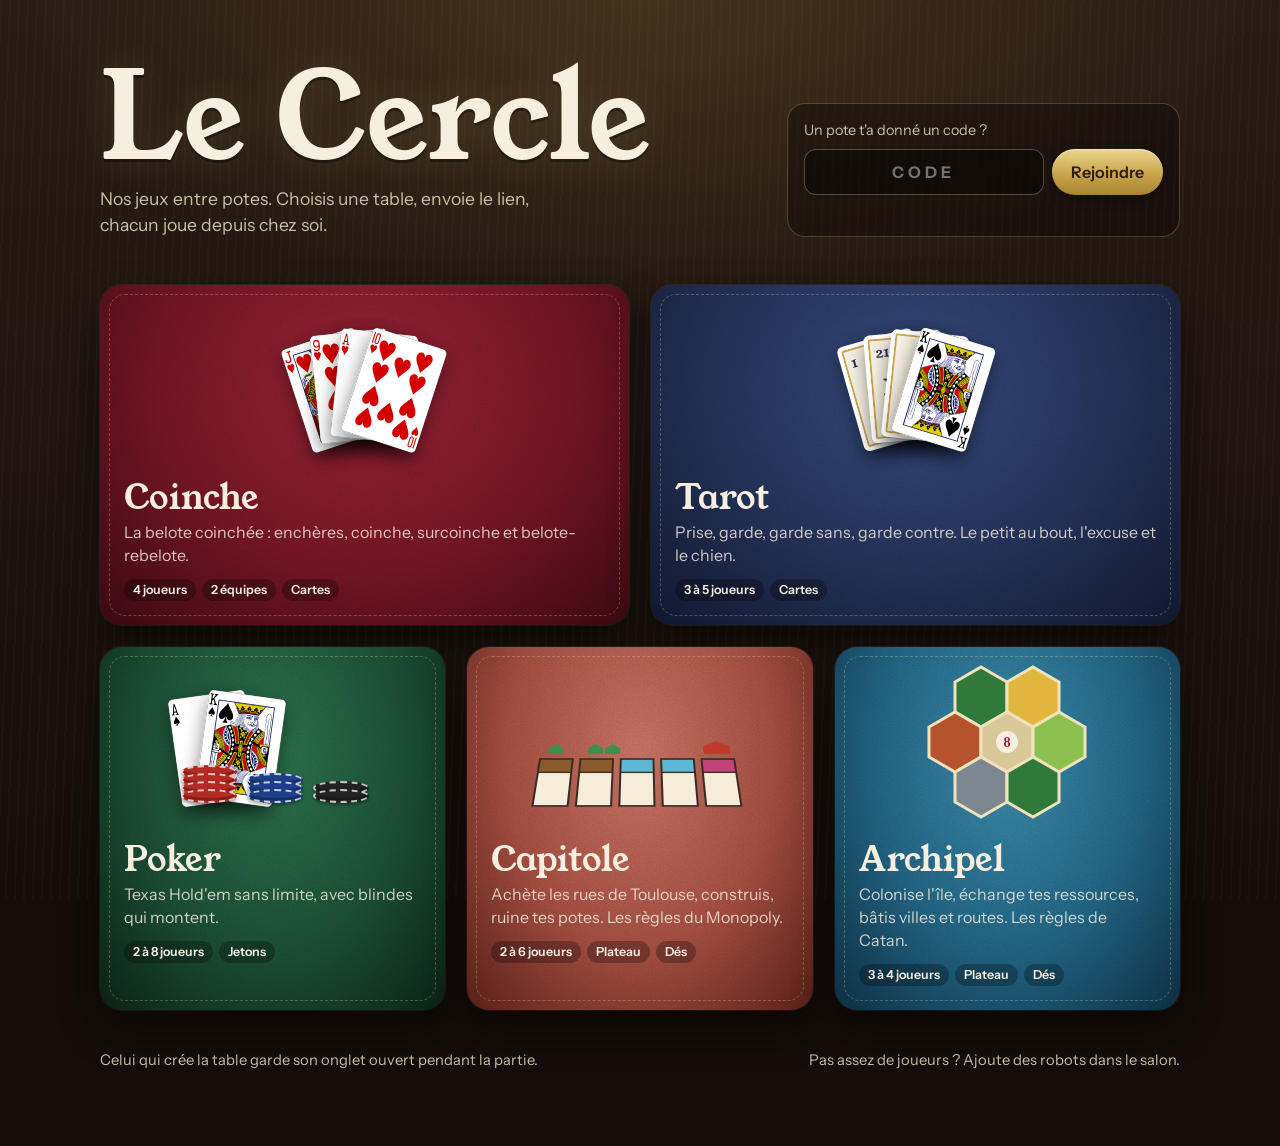
<file: Coinche/index.html>
<!doctype html>
<html lang="fr">
<head>
<meta charset="utf-8">
<meta name="viewport" content="width=device-width, initial-scale=1, viewport-fit=cover">
<title>Le Cercle — jeux entre potes</title>
<meta name="description" content="Coinche, tarot, poker et jeux de plateau en ligne entre amis.">
<meta name="theme-color" content="#14110f">
<link rel="icon" href="data:image/svg+xml,%3Csvg xmlns='http://www.w3.org/2000/svg' viewBox='0 0 64 64'%3E%3Ccircle cx='32' cy='32' r='28' fill='%23c9a44c'/%3E%3Ccircle cx='32' cy='32' r='20' fill='none' stroke='%2314110f' stroke-width='4' stroke-dasharray='6 5'/%3E%3C/svg%3E">
<style>
@font-face { font-family: 'Young Serif'; src: url(common/fonts/young-serif.woff2) format('woff2'); font-display: swap; }
@font-face { font-family: 'Instrument Sans'; src: url(common/fonts/instrument-sans-400.woff2) format('woff2'); font-weight: 400; font-display: swap; }
@font-face { font-family: 'Instrument Sans'; src: url(common/fonts/instrument-sans-600.woff2) format('woff2'); font-weight: 600; font-display: swap; }
@font-face { font-family: 'Instrument Sans'; src: url(common/fonts/instrument-sans-700.woff2) format('woff2'); font-weight: 700; font-display: swap; }
:root {
  --wood: #2a1c14; --wood-lo: #140d09; --brass: #c9a44c; --brass-hi: #ecd58f;
  --cream: #f6efe0; --cream-dim: #cbbfa6; --ink: #2a1b14;
  --f-display: 'Young Serif', Georgia, serif; --f-ui: 'Instrument Sans', 'Segoe UI', system-ui, sans-serif;
}
* { box-sizing: border-box; }
html, body { margin: 0; min-height: 100%; }
html { background: #140d09; }
body {
  font-family: var(--f-ui); color: var(--cream); font-size: 16px; line-height: 1.45;
  background:
    radial-gradient(ellipse 80% 60% at 50% 0%, rgba(201,164,76,.16), transparent 60%),
    repeating-linear-gradient(92deg, rgba(255,255,255,.018) 0 2px, transparent 2px 9px),
    linear-gradient(180deg, var(--wood), var(--wood-lo));
  background-attachment: fixed;
  -webkit-font-smoothing: antialiased;
}
a { color: inherit; }
.wrap { max-width: 1160px; margin: 0 auto; padding: clamp(28px, 6vw, 64px) clamp(16px, 4vw, 40px) 60px; }
header { display: grid; grid-template-columns: minmax(0, 1fr) auto; gap: 28px; align-items: end; margin-bottom: clamp(28px, 5vw, 48px); }
.sign { display: inline-block; }
h1 { font-family: var(--f-display); font-weight: 400; font-size: clamp(58px, 10vw, 120px); line-height: .9; margin: 0; color: var(--cream); text-shadow: 0 3px 0 rgba(0,0,0,.35), 0 0 40px rgba(236,213,143,.15); }
.lede { margin: 14px 0 0; color: var(--cream-dim); font-size: 1.1rem; max-width: 40ch; }
.join { background: rgba(0,0,0,.32); border: 1px solid rgba(236,213,143,.25); border-radius: 18px; padding: 16px; display: grid; gap: 8px; min-width: 300px; }
.join label { font-size: .9rem; color: var(--cream-dim); }
.join-row { display: grid; grid-template-columns: 1fr auto; gap: 8px; }
.join input { background: rgba(0,0,0,.4); color: var(--cream); border: 1.5px solid rgba(246,239,224,.28); border-radius: 12px; padding: .65em .8em; font: inherit; font-weight: 700; letter-spacing: .25em; text-transform: uppercase; text-align: center; min-width: 0; }
.join input:focus { outline: none; border-color: var(--brass); }
.join button { border: 0; border-radius: 999px; padding: .6em 1.2em; font: inherit; font-weight: 600; cursor: pointer; color: #2b1d07; background: linear-gradient(180deg, var(--brass-hi), var(--brass) 55%, #a8842f); box-shadow: 0 1px 0 rgba(255,255,255,.5) inset, 0 4px 12px rgba(0,0,0,.35); }
.join-msg { margin: 0; min-height: 1.2em; font-size: .88rem; color: var(--brass-hi); }

.tables { display: grid; grid-template-columns: repeat(6, minmax(0, 1fr)); gap: clamp(14px, 2vw, 22px); }
.table { grid-column: span 2; position: relative; display: grid; grid-template-rows: auto 1fr; text-decoration: none; border-radius: 22px; overflow: hidden; isolation: isolate;
  background: radial-gradient(ellipse at 50% 30%, var(--hi), var(--mid) 55%, var(--lo));
  box-shadow: 0 0 0 1px rgba(255,255,255,.06), 0 18px 40px rgba(0,0,0,.45);
  transition: transform .2s cubic-bezier(.2,.8,.2,1), box-shadow .2s; }
.table::before { content: ''; position: absolute; inset: 0; z-index: -1; opacity: .3; mix-blend-mode: multiply;
  background-image: url("data:image/svg+xml,%3Csvg xmlns='http://www.w3.org/2000/svg' width='220' height='220'%3E%3Cfilter id='n'%3E%3CfeTurbulence type='fractalNoise' baseFrequency='.9' numOctaves='3' stitchTiles='stitch'/%3E%3CfeColorMatrix values='0 0 0 0 0 0 0 0 0 0 0 0 0 0 0 0 0 0 .55 0'/%3E%3C/filter%3E%3Crect width='100%25' height='100%25' filter='url(%23n)'/%3E%3C/svg%3E"); }
.table::after { content: ''; position: absolute; inset: 9px; border: 1.5px dashed rgba(236,213,143,.28); border-radius: 16px; pointer-events: none; }
.table:hover, .table:focus-visible { transform: translateY(-4px); box-shadow: 0 0 0 2px var(--brass), 0 26px 50px rgba(0,0,0,.5); outline: none; }
.table.wide { grid-column: span 3; }
.scene { height: 190px; position: relative; display: grid; place-items: center; }
.info { padding: 6px 24px 24px; }
.info h2 { font-family: var(--f-display); font-weight: 400; font-size: 2.1rem; line-height: 1; margin: 0 0 6px; }
.info p { margin: 0; color: rgba(246,239,224,.82); }
.meta { display: flex; gap: 6px; flex-wrap: wrap; margin-top: 12px; }
.meta span { font-size: .78rem; font-weight: 600; padding: 2px 9px; border-radius: 999px; background: rgba(0,0,0,.28); color: var(--cream); }

.t-coinche { --hi: #a12639; --mid: #7a1626; --lo: #3f0a13; }
.t-tarot { --hi: #3a4f86; --mid: #26345c; --lo: #111a33; }
.t-poker { --hi: #2f7a52; --mid: #1d5338; --lo: #0b2417; }
.t-capitole { --hi: #d27b6b; --mid: #ad5244; --lo: #5e2219; }
.t-archipel { --hi: #3e94b5; --mid: #23698a; --lo: #0e3248; }

/* Scènes */
.fan { position: relative; width: 1px; height: 120px; }
.fan img, .fan .tc { position: absolute; bottom: 0; left: 0; width: 78px; border-radius: 6px; box-shadow: 0 8px 18px rgba(0,0,0,.45); transform-origin: 50% 140%; transform: translateX(-50%) rotate(var(--r)); }
.tc { height: 108px; background: #f7f1e3; display: grid; place-items: center; font-family: var(--f-display); color: #26345c; font-size: 1.35rem; border: 4px solid #fff; box-shadow: inset 0 0 0 2px #c9a44c, 0 8px 18px rgba(0,0,0,.45) !important; }
.tc small { position: absolute; top: 4px; left: 7px; font-size: .9rem; }
.tc.ex { color: #a12639; font-size: 2.6rem; }
.chips { position: absolute; right: 22%; bottom: 34px; display: flex; gap: 10px; align-items: flex-end; }
.stack { display: grid; }
.chip { width: 56px; height: 14px; border-radius: 50%; margin-top: -6px; background: var(--c); box-shadow: inset 0 -3px 0 rgba(0,0,0,.25), 0 2px 3px rgba(0,0,0,.35); border: 2px dashed rgba(255,255,255,.75); }
.board { width: 210px; height: 140px; position: relative; transform: perspective(500px) rotateX(38deg); transform-origin: 50% 80%; }
.board .street { position: absolute; bottom: 0; width: 36px; height: 62px; background: #f5ecd9; border: 2px solid #3a2a20; }
.board .street::before { content: ''; position: absolute; top: 0; left: 0; right: 0; height: 16px; background: var(--c); border-bottom: 2px solid #3a2a20; }
.board .house { position: absolute; width: 16px; height: 14px; background: #3f8f4a; clip-path: polygon(50% 0, 100% 45%, 100% 100%, 0 100%, 0 45%); }
.board .hotel { position: absolute; width: 28px; height: 18px; background: #c0392b; clip-path: polygon(50% 0, 100% 40%, 100% 100%, 0 100%, 0 40%); }
.hexes { width: 230px; height: 170px; }

.foot { margin-top: 40px; color: var(--cream-dim); font-size: .92rem; display: flex; gap: 18px; flex-wrap: wrap; justify-content: space-between; }
@media (max-width: 900px) {
  header { grid-template-columns: 1fr; }
  .join { min-width: 0; }
  .tables { grid-template-columns: repeat(2, minmax(0, 1fr)); }
  .table, .table.wide { grid-column: span 1; }
}
@media (max-width: 560px) {
  .tables { grid-template-columns: 1fr; }
  .table, .table.wide { grid-column: span 1; }
}
@media (prefers-reduced-motion: reduce) { .table { transition: none; } }
</style>
</head>
<body>
<div class="wrap">
  <header>
    <div class="sign">
      <h1>Le Cercle</h1>
      <p class="lede">Nos jeux entre potes. Choisis une table, envoie le lien, chacun joue depuis chez soi.</p>
    </div>
    <form class="join" id="join" autocomplete="off">
      <label for="code">Un pote t'a donné un code ?</label>
      <div class="join-row"><input id="code" maxlength="5" placeholder="CODE" spellcheck="false"><button>Rejoindre</button></div>
      <p class="join-msg" id="join-msg" role="status"></p>
    </form>
  </header>

  <main class="tables">
    <a class="table t-coinche wide" href="coinche/">
      <div class="scene"><div class="fan">
        <img src="common/cards/JH.svg" alt="" style="--r:-18deg"><img src="common/cards/9H.svg" alt="" style="--r:-6deg"><img src="common/cards/AH.svg" alt="" style="--r:6deg"><img src="common/cards/TH.svg" alt="" style="--r:18deg">
      </div></div>
      <div class="info"><h2>Coinche</h2><p>La belote coinchée : enchères, coinche, surcoinche et belote-rebelote.</p><div class="meta"><span>4 joueurs</span><span>2 équipes</span><span>Cartes</span></div></div>
    </a>
    <a class="table t-tarot wide" href="tarot/">
      <div class="scene"><div class="fan">
        <div class="tc" style="--r:-16deg"><small>1</small>I</div><div class="tc" style="--r:-5deg"><small>21</small>XXI</div><div class="tc ex" style="--r:6deg">★</div><img src="common/cards/KS.svg" alt="" style="--r:17deg">
      </div></div>
      <div class="info"><h2>Tarot</h2><p>Prise, garde, garde sans, garde contre. Le petit au bout, l'excuse et le chien.</p><div class="meta"><span>3 à 5 joueurs</span><span>Cartes</span></div></div>
    </a>
    <a class="table t-poker" href="poker/">
      <div class="scene">
        <div class="fan" style="margin-right:90px"><img src="common/cards/AS.svg" alt="" style="--r:-8deg"><img src="common/cards/KS.svg" alt="" style="--r:8deg"></div>
        <div class="chips">
          <div class="stack"><i class="chip" style="--c:#b42a22"></i><i class="chip" style="--c:#b42a22"></i><i class="chip" style="--c:#b42a22"></i><i class="chip" style="--c:#b42a22"></i></div>
          <div class="stack"><i class="chip" style="--c:#1d3f8a"></i><i class="chip" style="--c:#1d3f8a"></i><i class="chip" style="--c:#1d3f8a"></i></div>
          <div class="stack"><i class="chip" style="--c:#222"></i><i class="chip" style="--c:#222"></i></div>
        </div>
      </div>
      <div class="info"><h2>Poker</h2><p>Texas Hold'em sans limite, avec blindes qui montent.</p><div class="meta"><span>2 à 8 joueurs</span><span>Jetons</span></div></div>
    </a>
    <a class="table t-capitole" href="capitole/">
      <div class="scene"><div class="board">
        <div class="street" style="left:0;--c:#8b5a2b"></div><div class="street" style="left:42px;--c:#8b5a2b"></div><div class="street" style="left:84px;--c:#5fb7d6"></div><div class="street" style="left:126px;--c:#5fb7d6"></div><div class="street" style="left:168px;--c:#c2437a"></div>
        <i class="house" style="left:8px;bottom:68px"></i><i class="house" style="left:50px;bottom:68px"></i><i class="house" style="left:68px;bottom:68px"></i><i class="hotel" style="left:172px;bottom:68px"></i>
      </div></div>
      <div class="info"><h2>Capitole</h2><p>Achète les rues de Toulouse, construis, ruine tes potes. Les règles du Monopoly.</p><div class="meta"><span>2 à 6 joueurs</span><span>Plateau</span><span>Dés</span></div></div>
    </a>
    <a class="table t-archipel" href="archipel/">
      <div class="scene">
        <svg class="hexes" viewBox="0 0 230 170" aria-hidden="true">
          <defs><polygon id="hx" points="0,-30 26,-15 26,15 0,30 -26,15 -26,-15" stroke="#f1e2bb" stroke-width="3"/></defs>
          <use href="#hx" x="89" y="40" fill="#2f7a3a"/><use href="#hx" x="141" y="40" fill="#e0b73c"/>
          <use href="#hx" x="63" y="85" fill="#b5532f"/><use href="#hx" x="115" y="85" fill="#d9c99a"/><use href="#hx" x="167" y="85" fill="#8cc152"/>
          <use href="#hx" x="89" y="130" fill="#7d8790"/><use href="#hx" x="141" y="130" fill="#2f7a3a"/>
          <circle cx="115" cy="85" r="11" fill="#f6efe0"/><text x="115" y="90" text-anchor="middle" font-family="Georgia" font-weight="700" font-size="14" fill="#a12639">8</text>
        </svg>
      </div>
      <div class="info"><h2>Archipel</h2><p>Colonise l'île, échange tes ressources, bâtis villes et routes. Les règles de Catan.</p><div class="meta"><span>3 à 4 joueurs</span><span>Plateau</span><span>Dés</span></div></div>
    </a>
  </main>

  <p class="foot"><span>Celui qui crée la table garde son onglet ouvert pendant la partie.</span><span>Pas assez de joueurs ? Ajoute des robots dans le salon.</span></p>
</div>
<script>
(function () {
  const GAMES = { C: 'coinche', T: 'tarot', P: 'poker', M: 'capitole', A: 'archipel' };
  const q = new URLSearchParams(location.search);
  const form = document.getElementById('join'), input = document.getElementById('code'), msg = document.getElementById('join-msg');
  function go(code) {
    code = String(code || '').toUpperCase().replace(/[^A-Z0-9]/g, '');
    if (code.length !== 5) { msg.textContent = 'Le code fait 5 caractères.'; input.focus(); return; }
    const g = GAMES[code[0]];
    if (!g) { msg.textContent = 'Ce code ne correspond à aucun jeu. Vérifie-le avec ton pote.'; return; }
    const p = new URLSearchParams(location.search); p.set('room', code);
    location.href = g + '/?' + p.toString();
  }
  form.addEventListener('submit', (e) => { e.preventDefault(); go(input.value); });
  if (q.get('room')) go(q.get('room'));
  // Garde les paramètres techniques (serveur perso) dans les liens vers les jeux
  const keep = new URLSearchParams(location.search); keep.delete('room');
  if ([...keep].length) document.querySelectorAll('a.table').forEach((a) => { a.href = a.getAttribute('href') + '?' + keep.toString(); });
})();
</script>
</body>
</html>
</file>
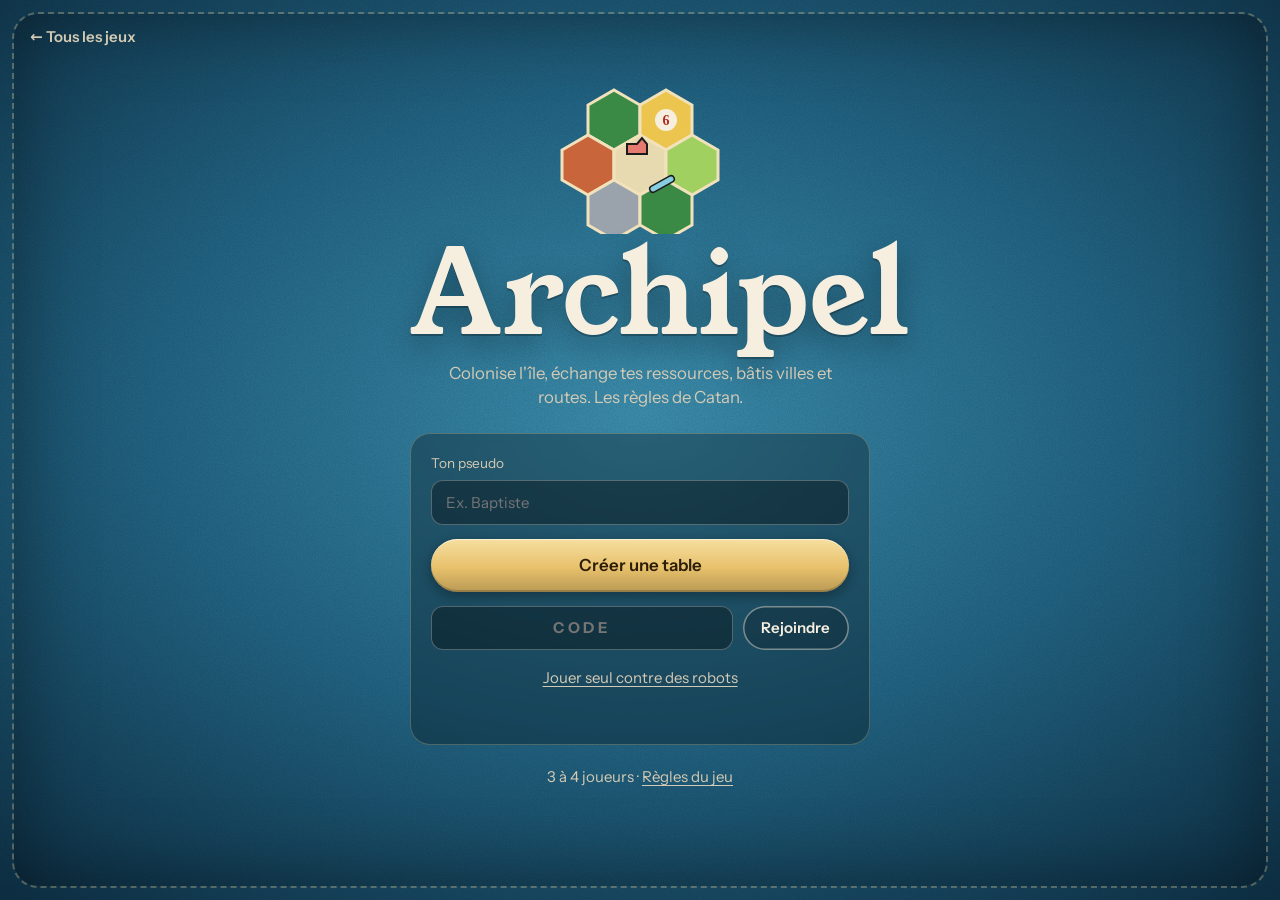
<file: Coinche/archipel/index.html>
<!doctype html>
<html lang="fr">
<head>
<meta charset="utf-8">
<meta name="viewport" content="width=device-width, initial-scale=1, viewport-fit=cover">
<title>Archipel entre potes</title>
<meta name="description" content="Colonise l'île avec tes amis : routes, colonies, villes et échanges.">
<meta name="theme-color" content="#0e3248">
<link rel="icon" href="data:image/svg+xml,%3Csvg xmlns='http://www.w3.org/2000/svg' viewBox='-30 -30 60 60'%3E%3Cpolygon points='0,-28 24,-14 24,14 0,28 -24,14 -24,-14' fill='%23e0b73c' stroke='%23f1e2bb' stroke-width='4'/%3E%3Ccircle r='10' fill='%23f6efe0'/%3E%3C/svg%3E">
<link rel="stylesheet" href="../common/room.css">
<link rel="stylesheet" href="archipel.css">
</head>
<body>
<script src="../common/vendor/peerjs.min.js"></script>
<script src="../common/net.js"></script>
<script src="engine.js"></script>
<script src="../common/room.js"></script>
<script src="app.js"></script>
</body>
</html>
</file>
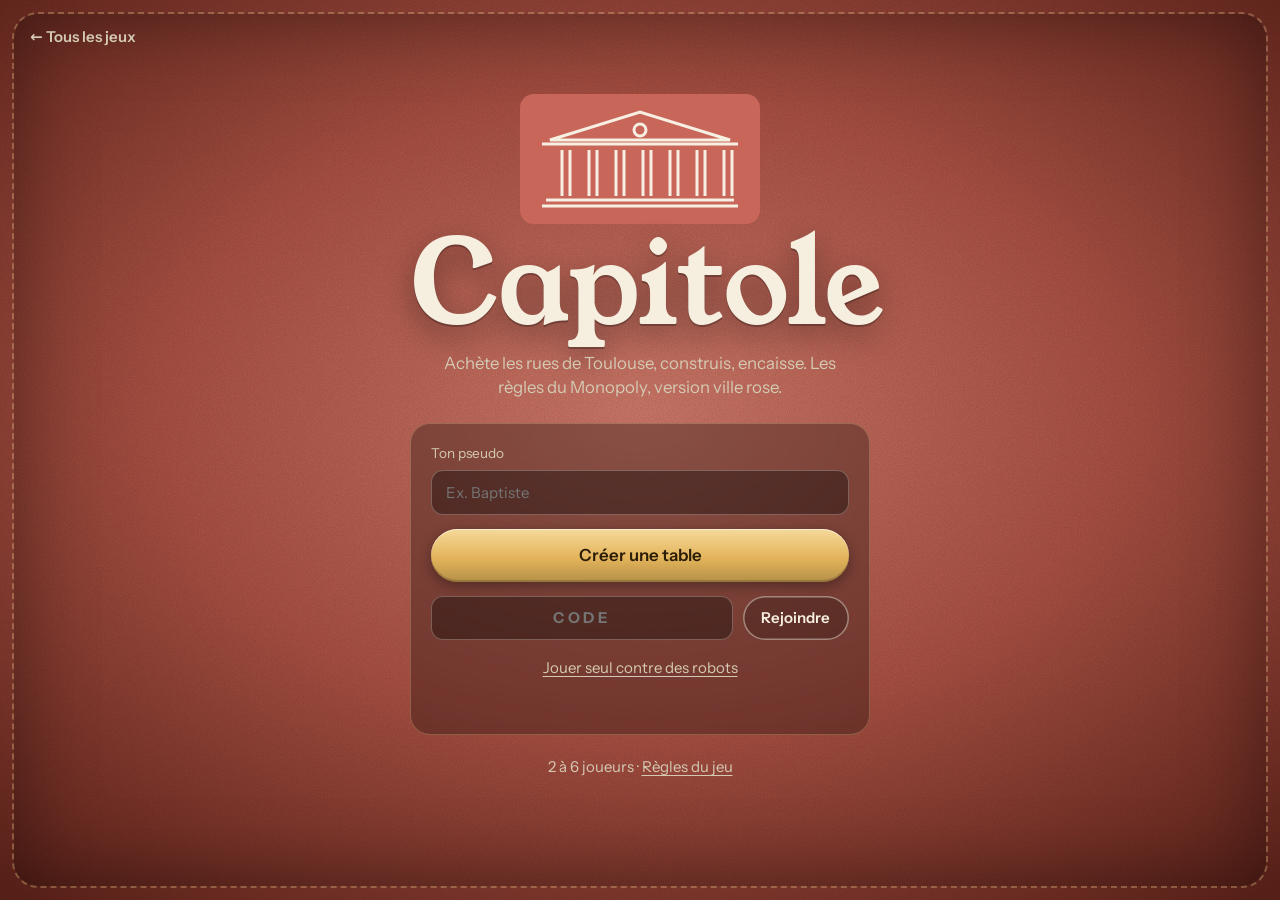
<file: Coinche/capitole/index.html>
<!doctype html>
<html lang="fr">
<head>
<meta charset="utf-8">
<meta name="viewport" content="width=device-width, initial-scale=1, viewport-fit=cover">
<title>Capitole entre potes</title>
<meta name="description" content="Le jeu de l'immobilier toulousain, en ligne entre amis.">
<meta name="theme-color" content="#2a1512">
<link rel="icon" href="data:image/svg+xml,%3Csvg xmlns='http://www.w3.org/2000/svg' viewBox='0 0 64 64'%3E%3Crect width='64' height='64' rx='12' fill='%23c8665a'/%3E%3Cpath d='M12 26 32 12 52 26z' fill='%23f7efe2'/%3E%3Cpath d='M16 28h4v20h-4zM26 28h4v20h-4zM34 28h4v20h-4zM44 28h4v20h-4zM12 50h40v4H12z' fill='%23f7efe2'/%3E%3C/svg%3E">
<link rel="stylesheet" href="../common/room.css">
<link rel="stylesheet" href="capitole.css">
</head>
<body>
<script src="../common/vendor/peerjs.min.js"></script>
<script src="../common/net.js"></script>
<script src="engine.js"></script>
<script src="../common/room.js"></script>
<script src="app.js"></script>
</body>
</html>
</file>
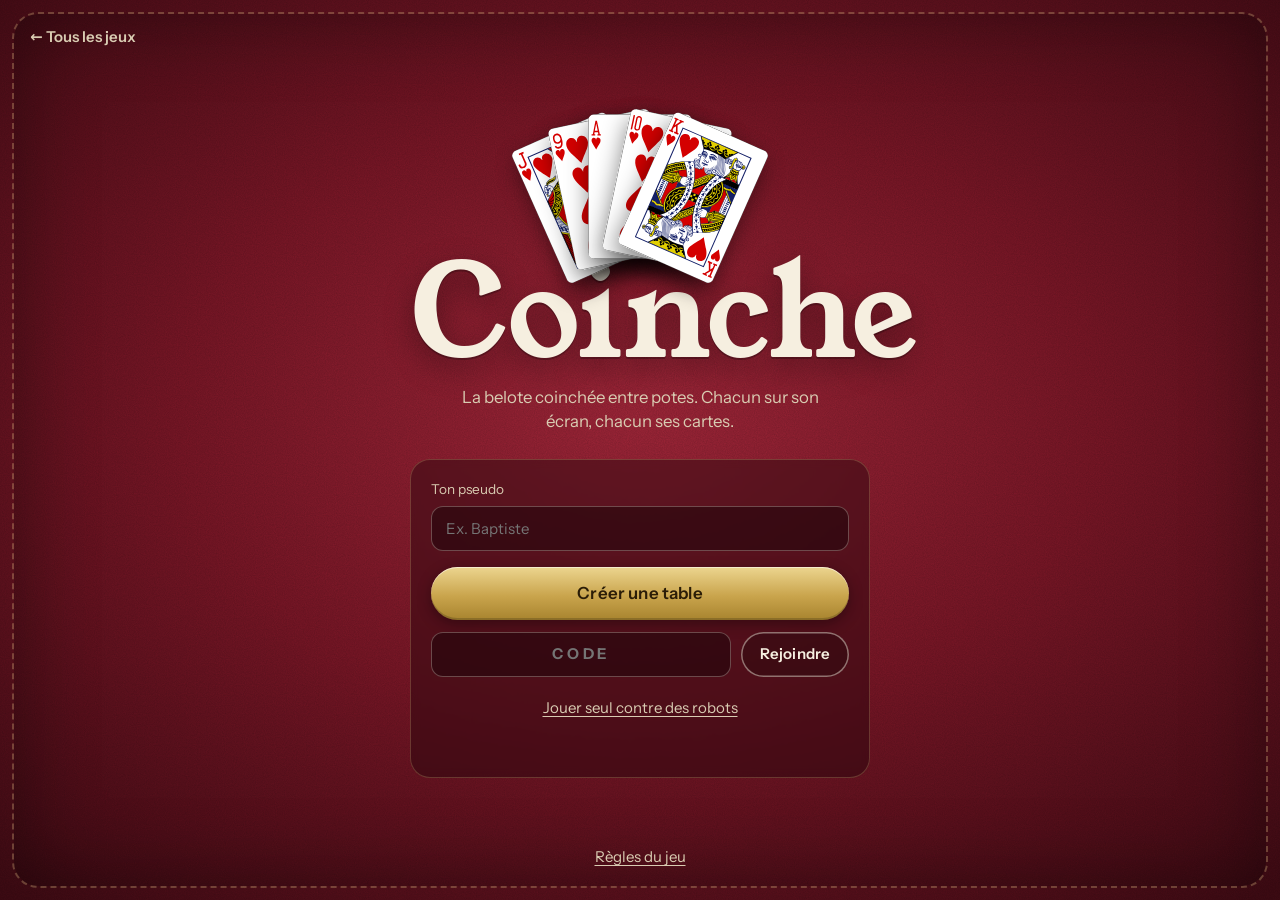
<file: Coinche/coinche/index.html>
<!doctype html>
<html lang="fr">
<head>
<meta charset="utf-8">
<meta name="viewport" content="width=device-width, initial-scale=1, viewport-fit=cover">
<title>Coinche entre potes</title>
<meta name="description" content="Belote coinchée en ligne entre amis : chacun son écran, chacun ses cartes.">
<meta name="theme-color" content="#3b0d16">
<link rel="icon" href="data:image/svg+xml,%3Csvg xmlns='http://www.w3.org/2000/svg' viewBox='0 0 64 64'%3E%3Crect x='10' y='4' width='44' height='56' rx='6' fill='%23f6efe0' stroke='%23c9a44c' stroke-width='3'/%3E%3Cpath d='M32 18c-6 8-14 12-14 19a7 7 0 0 0 12 4l-3 9h10l-3-9a7 7 0 0 0 12-4c0-7-8-11-14-19z' fill='%237a1626'/%3E%3C/svg%3E">
<link rel="stylesheet" href="css/style.css?v=20261110-0900">
</head>
<body>

<!-- ============ ACCUEIL ============ -->
<section id="home" class="screen">
  <a class="home-back" href="../">← Tous les jeux</a>
  <div class="home-inner">
    <div class="home-hero" aria-hidden="true">
      <div class="hero-fan">
        <img src="../common/cards/JH.svg" alt=""><img src="../common/cards/9H.svg" alt=""><img src="../common/cards/AH.svg" alt=""><img src="../common/cards/TH.svg" alt=""><img src="../common/cards/KH.svg" alt="">
      </div>
    </div>
    <h1 class="home-title">Coinche</h1>
    <p class="home-sub">La belote coinchée entre potes. Chacun sur son écran, chacun ses cartes.</p>

    <form id="home-form" class="home-form" autocomplete="off">
      <label class="field">
        <span>Ton pseudo</span>
        <input id="in-name" maxlength="18" placeholder="Ex. Baptiste" required>
      </label>
      <div class="home-actions">
        <button type="button" id="btn-create" class="btn btn-brass">Créer une table</button>
        <div class="join-row">
          <input id="in-code" maxlength="5" placeholder="CODE" aria-label="Code de la table" spellcheck="false">
          <button type="button" id="btn-join" class="btn btn-ghost">Rejoindre</button>
        </div>
      </div>
      <button type="button" id="btn-solo" class="link-btn">Jouer seul contre des robots</button>
      <p id="home-msg" class="home-msg" role="status"></p>
    </form>
  </div>
  <button class="link-btn home-rules" data-open="rules">Règles du jeu</button>
</section>

<!-- ============ SALON ============ -->
<section id="lobby" class="screen" hidden>
  <header class="lobby-head">
    <div>
      <p class="lobby-label">Code de la table</p>
      <p id="lobby-code" class="lobby-code">-----</p>
    </div>
    <div class="lobby-share">
      <button id="btn-copy" class="btn btn-brass">Copier le lien d'invitation</button>
      <p id="net-status" class="net-status"></p>
    </div>
  </header>

  <div class="lobby-body">
    <div class="lobby-table">
      <div class="mini-felt">
        <div class="mini-center">
          <p>Les partenaires sont assis face à face</p>
        </div>
        <div class="seat-slot" data-seat="2"></div>
        <div class="seat-slot" data-seat="1"></div>
        <div class="seat-slot" data-seat="3"></div>
        <div class="seat-slot" data-seat="0"></div>
      </div>
    </div>

    <aside class="lobby-side">
      <div class="team-legend">
        <div class="tl tl-0"><span class="dot"></span><b id="tl-0">Équipe 1</b></div>
        <div class="tl tl-1"><span class="dot"></span><b id="tl-1">Équipe 2</b></div>
      </div>
      <p class="lobby-hint">Clique sur une place libre pour t'asseoir et choisir ton équipe.</p>

      <div id="host-controls" class="host-controls">
        <button id="btn-random" class="btn btn-ghost">Équipes au hasard</button>
        <label class="field field-inline">
          <span>Partie en</span>
          <select id="sel-target">
            <option value="500">500 points</option>
            <option value="1000" selected>1000 points</option>
            <option value="1500">1500 points</option>
            <option value="2000">2000 points</option>
            <option value="3000">3000 points</option>
          </select>
        </label>
        <label class="field field-inline">
          <span>Annonces</span>
          <select id="sel-tasa">
            <option value="1" selected>Couleurs + tout atout + sans atout</option>
            <option value="0">Couleurs seulement</option>
          </select>
        </label>
        <label class="field field-inline">
          <span>Coinche</span>
          <select id="sel-anytime">
            <option value="1" selected>À tout moment</option>
            <option value="0">Seulement à son tour</option>
          </select>
        </label>
        <button id="btn-start" class="btn btn-brass btn-big">Lancer la partie</button>
      </div>
      <p id="guest-wait" class="guest-wait" hidden>L'hôte lancera la partie dès que les 4 places sont prises.</p>

      <div class="spectators">
        <p class="spec-title">En attente d'une place</p>
        <ul id="spec-list"></ul>
      </div>
      <button id="btn-stand" class="link-btn" hidden>Regarder sans jouer</button>
      <button id="btn-leave" class="link-btn">Quitter la table</button>
      <p class="version">Version du 10 nov. 2026, 9 h</p>
    </aside>
  </div>
</section>

<!-- ============ TABLE DE JEU ============ -->
<section id="game" class="screen" hidden>
  <div class="felt" id="felt">
    <div class="felt-stitch"></div>

    <!-- Ardoise des scores -->
    <button class="slate" id="slate" title="Feuille de marque">
      <span class="slate-frame"></span>
      <span class="slate-row"><span class="chalk-name" id="sl-n0">Nous</span><span class="chalk-num" id="sl-s0">0</span></span>
      <span class="slate-row"><span class="chalk-name" id="sl-n1">Eux</span><span class="chalk-num" id="sl-s1">0</span></span>
      <span class="slate-target" id="sl-target">en 1000</span>
    </button>

    <!-- Plaque du contrat -->
    <div class="plaque" id="plaque" hidden>
      <span class="plaque-label">Contrat</span>
      <span class="plaque-bid" id="pl-bid">—</span>
      <span class="plaque-by" id="pl-by"></span>
      <span class="plaque-coinche" id="pl-coinche" hidden></span>
      <span class="plaque-tricks" id="pl-tricks"></span>
    </div>

    <!-- Outils -->
    <nav class="tools" aria-label="Outils">
      <button class="tool" id="t-last" title="Dernier pli"><svg viewBox="0 0 24 24"><path d="M4 12a8 8 0 1 0 2.3-5.7M4 4v4h4" fill="none" stroke="currentColor" stroke-width="2" stroke-linecap="round" stroke-linejoin="round"/></svg><span>Dernier pli</span></button>
      <button class="tool" id="t-sheet" title="Feuille de marque"><svg viewBox="0 0 24 24"><path d="M6 3h9l3 3v15H6zM9 9h6M9 13h6M9 17h4" fill="none" stroke="currentColor" stroke-width="2" stroke-linecap="round" stroke-linejoin="round"/></svg><span>Marque</span></button>
      <button class="tool" data-open="rules" title="Règles"><svg viewBox="0 0 24 24"><path d="M12 17h.01M9.5 9a2.5 2.5 0 1 1 3.5 2.3c-.6.3-1 .9-1 1.6V14" fill="none" stroke="currentColor" stroke-width="2" stroke-linecap="round"/><circle cx="12" cy="12" r="9.5" fill="none" stroke="currentColor" stroke-width="2"/></svg><span>Règles</span></button>
      <button class="tool" id="t-settings" title="Réglages"><svg viewBox="0 0 24 24"><path d="M4 7h10M18 7h2M4 17h4M12 17h8" fill="none" stroke="currentColor" stroke-width="2" stroke-linecap="round"/><circle cx="16" cy="7" r="2.2" fill="none" stroke="currentColor" stroke-width="2"/><circle cx="10" cy="17" r="2.2" fill="none" stroke="currentColor" stroke-width="2"/></svg><span>Réglages</span></button>
    </nav>

    <!-- Joueurs -->
    <div class="seat seat-top" data-pos="2"></div>
    <div class="seat seat-left" data-pos="3"></div>
    <div class="seat seat-right" data-pos="1"></div>
    <div class="seat seat-bottom" data-pos="0"></div>

    <div class="backs backs-top" data-pos="2"></div>
    <div class="backs backs-left" data-pos="3"></div>
    <div class="backs backs-right" data-pos="1"></div>

    <!-- Pli -->
    <div class="trick" id="trick"></div>
    <p class="center-msg" id="center-msg"></p>

    <!-- Enchères -->
    <div class="bidbox" id="bidbox" hidden>
      <p class="bid-title" id="bid-title">À toi de parler</p>
      <div class="bid-values" id="bid-values"></div>
      <div class="bid-suits" id="bid-suits"></div>
      <div class="bid-actions">
        <button class="btn btn-ghost" id="b-pass">Passer</button>
        <button class="btn btn-red" id="b-coinche" hidden>Coinche !</button>
        <button class="btn btn-red" id="b-surcoinche" hidden>Surcoinche !</button>
      </div>
    </div>

    <!-- Main -->
    <div class="hand-zone">
      <div class="hand" id="hand"></div>
      <button class="hide-veil" id="hide-veil" hidden>
        <span class="veil-eye"><svg viewBox="0 0 24 24"><path d="M3 3l18 18M10.6 6.1A9.6 9.6 0 0 1 12 6c5 0 9 6 9 6a17 17 0 0 1-2.6 3.2M6.5 7.6C4.3 9.2 3 12 3 12s4 6 9 6c1.4 0 2.7-.4 3.8-1" fill="none" stroke="currentColor" stroke-width="2" stroke-linecap="round"/></svg></span>
        <span>Cartes cachées — clique ou appuie sur <kbd>H</kbd> pour les voir</span>
      </button>
    </div>
    <button class="hide-btn" id="hide-btn" title="Cacher mes cartes (touche H)">
      <svg viewBox="0 0 24 24"><path d="M2 12s3.6-7 10-7 10 7 10 7-3.6 7-10 7S2 12 2 12z" fill="none" stroke="currentColor" stroke-width="2"/><circle cx="12" cy="12" r="3" fill="none" stroke="currentColor" stroke-width="2"/></svg>
      <span id="hide-label">Cacher mes cartes</span><kbd>H</kbd>
    </button>
    <p class="turn-pill" id="turn-pill" hidden>À toi de jouer</p>
    <button class="coinche-now" id="coinche-now" hidden>Coinche !</button>

    <!-- Discussion -->
    <div class="chat" id="chat">
      <button class="chat-toggle" id="chat-toggle"><svg viewBox="0 0 24 24"><path d="M4 5h16v11H9l-5 4z" fill="none" stroke="currentColor" stroke-width="2" stroke-linejoin="round"/></svg><span>Discuter</span><b class="chat-badge" id="chat-badge" hidden>0</b></button>
      <div class="chat-panel" id="chat-panel" hidden>
        <ul class="chat-log" id="chat-log"></ul>
        <div class="chat-quick">
          <button data-q="Bien joué !">Bien joué !</button><button data-q="Aïe…">Aïe…</button><button data-q="Allez on y croit">On y croit</button><button data-q="😂">😂</button><button data-q="🔥">🔥</button>
        </div>
        <form class="chat-form" id="chat-form"><input id="chat-in" maxlength="240" placeholder="Écrire un message…" autocomplete="off"><button class="btn btn-brass">Envoyer</button></form>
      </div>
    </div>

    <p class="conn-banner" id="conn-banner" hidden></p>
    <div class="peek" id="peek" hidden></div>
    <div class="spy" id="spy" hidden><button class="spy-h" id="spy-h"><span>Vue spectateur</span><small>toutes les cartes</small><i>▾</i></button><div class="spy-b" id="spy-b"></div></div>
  </div>
</section>

<!-- ============ FENÊTRES ============ -->
<div class="modal" id="m-round" hidden>
  <div class="sheet paper">
    <h2 id="r-title">Contrat réussi</h2>
    <p class="r-contract" id="r-contract"></p>
    <table class="r-table" id="r-table"></table>
    <div class="r-foot">
      <p id="r-ready" class="r-ready"></p>
      <button class="btn btn-brass btn-big" id="r-next">Donne suivante</button>
    </div>
  </div>
</div>

<div class="modal" id="m-end" hidden>
  <div class="sheet paper end-sheet">
    <p class="end-kicker">Partie terminée</p>
    <h2 id="e-title">Victoire</h2>
    <p class="end-score" id="e-score"></p>
    <div class="r-foot">
      <button class="btn btn-ghost-dark" id="e-sheet">Voir la marque</button>
      <button class="btn btn-ghost-dark" id="e-lobby" hidden>Retour au salon</button>
      <button class="btn btn-brass btn-big" id="e-again" hidden>Nouvelle partie</button>
      <p class="r-ready" id="e-wait">L'hôte peut relancer une partie.</p>
    </div>
  </div>
</div>

<div class="modal" id="m-sheet" hidden>
  <div class="sheet slate-sheet">
    <button class="close" data-close>&times;</button>
    <h2>La marque</h2>
    <div class="sheet-scroll"><table class="score-table" id="score-table"></table></div>
  </div>
</div>

<div class="modal" id="m-last" hidden>
  <div class="sheet paper">
    <button class="close dark" data-close>&times;</button>
    <h2>Dernier pli</h2>
    <div class="last-trick" id="last-trick"></div>
    <p class="r-ready" id="last-who"></p>
  </div>
</div>

<div class="modal" id="m-settings" hidden>
  <div class="sheet paper">
    <button class="close dark" data-close>&times;</button>
    <h2>Réglages</h2>
    <label class="check"><input type="checkbox" id="opt-autohide"> Cacher automatiquement mes cartes quand je quitte la fenêtre</label>
    <label class="check"><input type="checkbox" id="opt-sound"> Sons</label>
    <label class="check"><input type="checkbox" id="opt-confirm"> Double-clic pour jouer une carte (évite les erreurs)</label>
    <div id="host-tools" class="host-tools" hidden>
      <p class="ht-title">Outils de l'hôte</p>
      <div id="takeover-list"></div>
      <button class="btn btn-ghost-dark" id="opt-lobby">Arrêter la partie et revenir au salon</button>
    </div>
    <button class="btn btn-ghost-dark" id="opt-quit">Quitter la table</button>
    <p class="version" id="version">Version du 10 nov. 2026, 9 h</p>
  </div>
</div>

<div class="modal" id="m-rules" hidden>
  <div class="sheet paper rules">
    <button class="close dark" data-close>&times;</button>
    <h2>Les règles de la coinche</h2>
    <div class="rules-body">
      <h3>Équipes et cartes</h3>
      <p>4 joueurs, 2 équipes : les partenaires sont assis face à face. Jeu de 32 cartes, 8 cartes chacun (distribuées 3-2-3). On joue dans le sens inverse des aiguilles d'une montre : c'est le joueur à ta droite qui joue après toi.</p>
      <h3>Valeur des cartes</h3>
      <table class="val-table">
        <tr><th></th><th>V</th><th>9</th><th>As</th><th>10</th><th>R</th><th>D</th><th>8</th><th>7</th></tr>
        <tr><td>Atout</td><td>20</td><td>14</td><td>11</td><td>10</td><td>4</td><td>3</td><td>0</td><td>0</td></tr>
        <tr><th></th><th>As</th><th>10</th><th>R</th><th>D</th><th>V</th><th>9</th><th>8</th><th>7</th></tr>
        <tr><td>Autres</td><td>11</td><td>10</td><td>4</td><td>3</td><td>2</td><td>0</td><td>0</td><td>0</td></tr>
      </table>
      <p>Total : 152 points + 10 de der (dernier pli) = 162. Belote-rebelote (Roi + Dame d'atout dans la même main) : 20 points, annoncés automatiquement.</p>
      <h3>Enchères</h3>
      <p>À partir du joueur à droite du donneur, chacun annonce un contrat (80, 90… 160, Capot = l'équipe fait tous les plis, ou Générale = le preneur fait tous les plis à lui seul) avec une couleur d'atout, ou passe. Chaque annonce doit être plus haute que la précédente. Les enchères s'arrêtent après 3 « passe » consécutifs. Si tout le monde passe, on redistribue.</p>
      <p>Un adversaire du preneur peut <b>coincher</b> (points doublés). Les enchères sont alors closes, mais l'équipe du preneur peut <b>surcoincher</b> (points quadruplés).</p>
      <p>Par défaut, on peut coincher <b>à tout moment</b> pendant les enchères, même quand ce n'est pas son tour : un bouton « Coinche ! » (ou la touche <kbd>C</kbd>) apparaît dès qu'un adversaire a annoncé. Après une coinche, les deux preneurs peuvent surcoincher de la même façon. L'hôte peut revenir à la règle « seulement à son tour » dans le salon.</p>
      <h3>Générale</h3>
      <p>L'annonce la plus haute (au-dessus du capot) : le preneur s'engage à faire <b>les 8 plis à lui seul</b>. C'est lui qui entame le premier pli, quel que soit le donneur. Si son partenaire remporte un seul pli, la générale est chutée. Elle vaut 500 : réussie, l'équipe marque 500 + 252 ; chutée, la défense marque 160 + 500. Elle se coinche et se surcoinche comme les autres contrats.</p>
      <h3>Tout atout et sans atout</h3>
      <p>On peut aussi annoncer <b>tout atout</b> (toutes les couleurs sont atout) ou <b>sans atout</b> (aucun atout). Les barèmes changent pour que la donne vaille toujours 162 points avec le 10 de der :</p>
      <table class="val-table">
        <tr><th></th><th>V</th><th>9</th><th>As</th><th>10</th><th>R</th><th>D</th><th>8</th><th>7</th></tr>
        <tr><td>Tout atout</td><td>14</td><td>9</td><td>6</td><td>5</td><td>3</td><td>1</td><td>0</td><td>0</td></tr>
        <tr><th></th><th>As</th><th>10</th><th>R</th><th>D</th><th>V</th><th>9</th><th>8</th><th>7</th></tr>
        <tr><td>Sans atout</td><td>19</td><td>10</td><td>4</td><td>3</td><td>2</td><td>0</td><td>0</td><td>0</td></tr>
      </table>
      <p>À tout atout, chaque couleur se joue comme l'atout (Valet, 9, As, 10, Roi, Dame, 8, 7) : il faut fournir et monter si on peut ; sans la couleur, on se défausse. À sans atout, l'ordre est As, 10, Roi, Dame, Valet, 9, 8, 7 : il faut fournir, sans obligation de monter. <b>À tout atout, toutes les belotes comptent</b> : chaque Roi + Dame de la même couleur dans une même main rapporte 20 points (jusqu'à 80 si un joueur a les quatre). Pas de belote à sans atout. Le décompte, la coinche et le capot fonctionnent comme d'habitude. L'hôte peut désactiver ces annonces dans le salon.</p>
      <h3>Jeu de la carte</h3>
      <p>Il faut toujours fournir à la couleur demandée. À l'atout, il faut monter si on peut (même sur son partenaire). Si on n'a pas la couleur : si le partenaire est maître, on joue ce qu'on veut ; sinon il faut couper, surcouper si un adversaire a déjà coupé, et sous-couper si on ne peut pas monter. Sans atout, on se défausse.</p>
      <h3>Décompte</h3>
      <p>Le contrat est réussi si l'équipe du preneur fait au moins le montant annoncé et plus que la défense (belote comprise). Capot : 252 points pour l'équipe qui fait tous les plis (et la générale n'est réussie que si c'est le preneur seul qui les fait).</p>
      <ul>
        <li><b>Réussi</b> : le preneur marque contrat + ses points, la défense marque ses points.</li>
        <li><b>Chuté (dedans)</b> : le preneur marque 0, la défense marque 160 + contrat.</li>
        <li><b>Coinché / surcoinché</b> : l'équipe gagnante marque 160 + contrat × 2 (ou × 4), l'autre 0.</li>
        <li>La belote reste toujours acquise à l'équipe qui l'a, même si le contrat chute. À tout atout, chaque belote compte (20 points par couleur).</li>
      </ul>
      <p>La première équipe à atteindre l'objectif (1000 points par défaut) en fin de donne gagne.</p>
    </div>
  </div>
</div>

<div class="toast" id="toast" role="status" hidden></div>

<script src="../common/vendor/peerjs.min.js"></script>
<script src="js/engine.js?v=20261110-0900"></script>
<script src="js/bot.js?v=20261110-0900"></script>
<script src="js/online.js?v=20261110-0900"></script>
<script src="js/app.js?v=20261110-0900"></script>
</body>
</html>
</file>
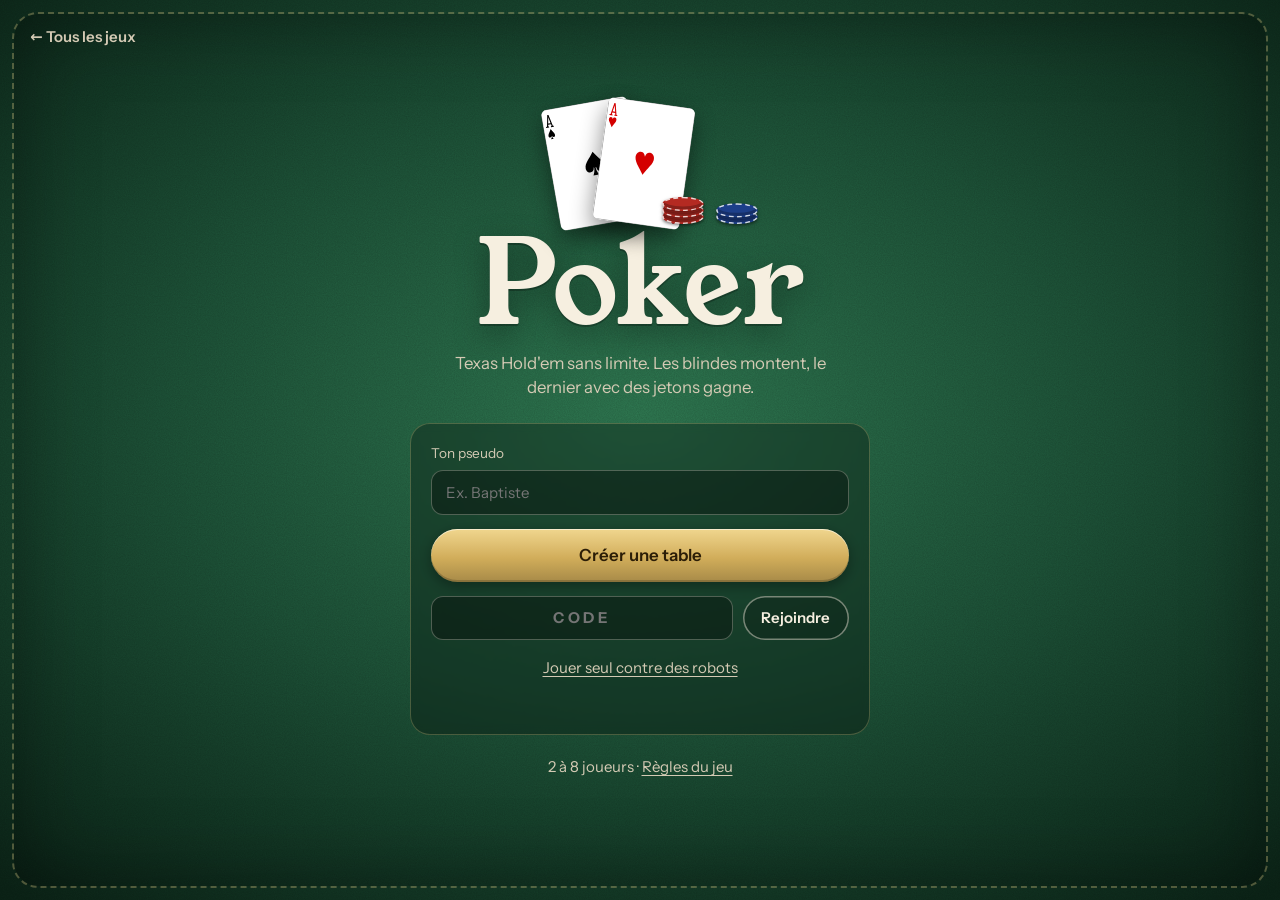
<file: Coinche/poker/index.html>
<!doctype html>
<html lang="fr">
<head>
<meta charset="utf-8">
<meta name="viewport" content="width=device-width, initial-scale=1, viewport-fit=cover">
<title>Poker entre potes</title>
<meta name="description" content="Texas Hold'em sans limite en ligne entre amis.">
<meta name="theme-color" content="#0b2417">
<link rel="icon" href="data:image/svg+xml,%3Csvg xmlns='http://www.w3.org/2000/svg' viewBox='0 0 64 64'%3E%3Ccircle cx='32' cy='32' r='28' fill='%23b42a22'/%3E%3Ccircle cx='32' cy='32' r='20' fill='none' stroke='%23fff' stroke-width='5' stroke-dasharray='7 6'/%3E%3Ccircle cx='32' cy='32' r='13' fill='%23f6efe0'/%3E%3C/svg%3E">
<link rel="stylesheet" href="../common/room.css">
<link rel="stylesheet" href="poker.css">
</head>
<body>
<script src="../common/vendor/peerjs.min.js"></script>
<script src="../common/net.js"></script>
<script src="engine.js"></script>
<script src="../common/room.js"></script>
<script src="app.js"></script>
</body>
</html>
</file>
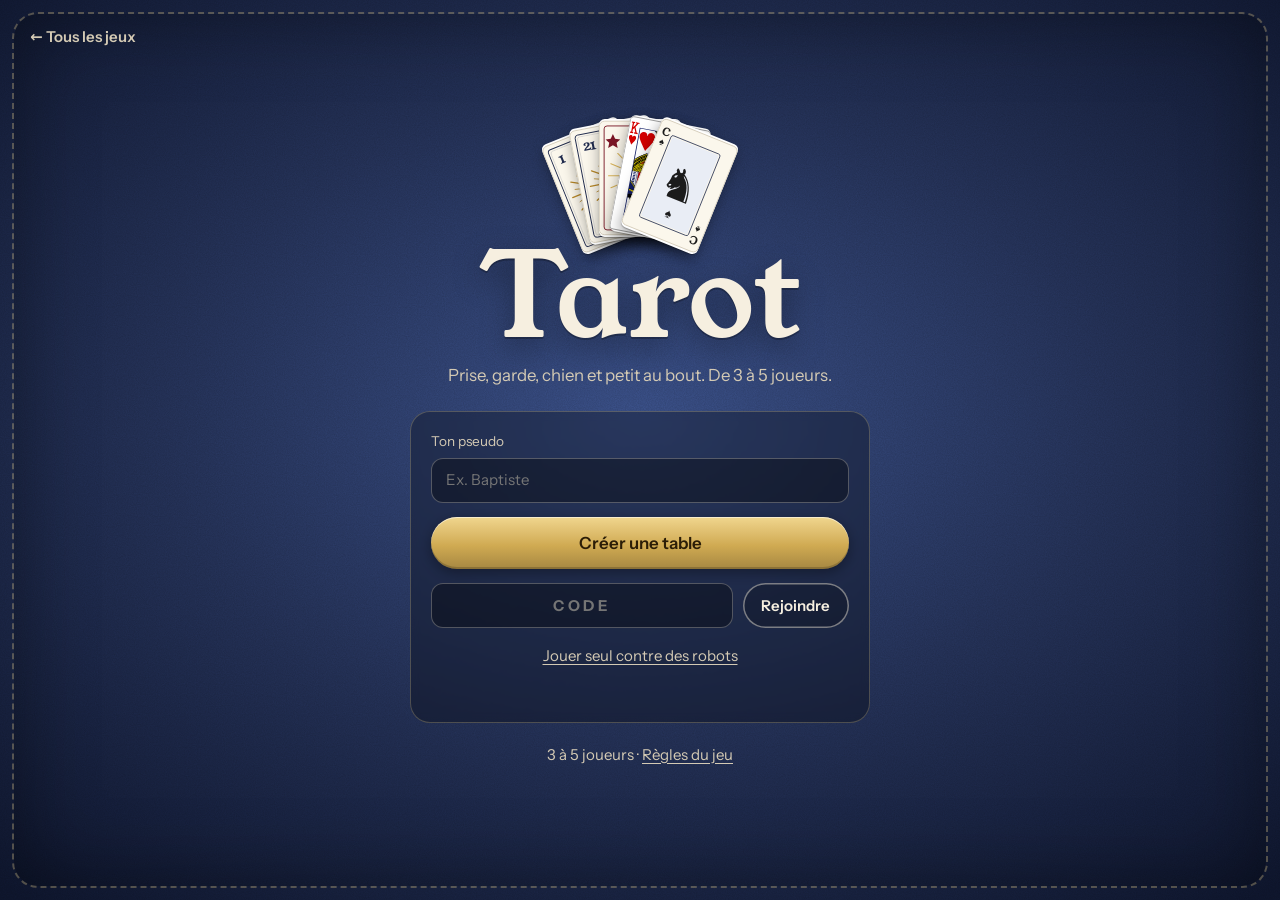
<file: Coinche/tarot/index.html>
<!doctype html>
<html lang="fr">
<head>
<meta charset="utf-8">
<meta name="viewport" content="width=device-width, initial-scale=1, viewport-fit=cover">
<title>Tarot entre potes</title>
<meta name="description" content="Tarot en ligne entre amis, de 3 à 5 joueurs.">
<meta name="theme-color" content="#111a33">
<link rel="icon" href="data:image/svg+xml,%3Csvg xmlns='http://www.w3.org/2000/svg' viewBox='0 0 64 64'%3E%3Crect x='10' y='4' width='44' height='56' rx='6' fill='%23fbf7ec' stroke='%2326345c' stroke-width='3'/%3E%3Ctext x='32' y='42' text-anchor='middle' font-family='Georgia' font-size='26' fill='%2326345c'%3E21%3C/text%3E%3C/svg%3E">
<link rel="stylesheet" href="../common/room.css">
<link rel="stylesheet" href="tarot.css">
</head>
<body>
<script src="../common/vendor/peerjs.min.js"></script>
<script src="../common/net.js"></script>
<script src="engine.js"></script>
<script src="cards.js"></script>
<script src="../common/room.js"></script>
<script src="app.js"></script>
</body>
</html>
</file>
<file: Coinche/common/room.css>
/* ============================================================
   Salle de jeux — styles communs (accueil, salon, outils)
   Chaque jeu définit son thème via les variables de body.theme-xxx
   ============================================================ */
@font-face { font-family: 'Young Serif'; src: url(fonts/young-serif.woff2) format('woff2'); font-weight: 400; font-display: swap; }
@font-face { font-family: 'Instrument Sans'; src: url(fonts/instrument-sans-400.woff2) format('woff2'); font-weight: 400; font-display: swap; }
@font-face { font-family: 'Instrument Sans'; src: url(fonts/instrument-sans-500.woff2) format('woff2'); font-weight: 500; font-display: swap; }
@font-face { font-family: 'Instrument Sans'; src: url(fonts/instrument-sans-600.woff2) format('woff2'); font-weight: 600; font-display: swap; }
@font-face { font-family: 'Instrument Sans'; src: url(fonts/instrument-sans-700.woff2) format('woff2'); font-weight: 700 800; font-display: swap; }
@font-face { font-family: 'Caveat'; src: url(fonts/caveat-500.woff2) format('woff2'); font-weight: 400 500; font-display: swap; }
@font-face { font-family: 'Caveat'; src: url(fonts/caveat-700.woff2) format('woff2'); font-weight: 600 700; font-display: swap; }

:root {
  --bg-hi: #2f6b4f; --bg: #1d4a36; --bg-lo: #0d2419; --room: #0b1510;
  --accent: #c9a44c; --accent-hi: #ecd58f; --accent-ink: #2b1d07;
  --cream: #f6efe0; --cream-dim: #d4cab4; --ink: #2a1b14;
  --panel: rgba(18, 20, 22, .86); --panel-solid: #1c1f22;
  --p0: #e7b84c; --p1: #86cde0; --p2: #e57a6e; --p3: #9ad48a; --p4: #c59ae6; --p5: #f0a35e; --p6: #6fa3f0; --p7: #e6e3d8;
  --f-display: 'Young Serif', Georgia, serif;
  --f-ui: 'Instrument Sans', 'Segoe UI', system-ui, sans-serif;
  --f-chalk: 'Caveat', 'Segoe Print', cursive;
  --cw: clamp(50px, min(6.6vw, 10.5vh), 100px);
  --ch: calc(var(--cw) * 1.395);
}
* { box-sizing: border-box; }
html, body { height: 100%; }
body.salle { margin: 0; background: var(--room); color: var(--cream); font-family: var(--f-ui); font-size: 15px; line-height: 1.45; overflow: hidden; -webkit-font-smoothing: antialiased; -webkit-tap-highlight-color: transparent; }
:where(body.salle) button { font: inherit; color: inherit; cursor: pointer; }
:where(body.salle) input, :where(body.salle) select { font: inherit; }
[hidden] { display: none !important; }
:focus-visible { outline: 2px solid var(--accent-hi); outline-offset: 2px; }
kbd { font-family: var(--f-ui); font-size: .78em; font-weight: 700; padding: 1px 6px; border-radius: 4px; background: rgba(0,0,0,.35); border: 1px solid rgba(236,213,143,.45); color: var(--accent-hi); }

.r-screen { position: fixed; inset: 0; overflow: hidden; overflow: clip; }
.r-felt, .felt-bg { background: radial-gradient(ellipse 75% 70% at 50% 46%, var(--bg-hi) 0%, var(--bg) 50%, var(--bg-lo) 100%); }
.r-felt::before, .felt-bg::before {
  content: ''; position: absolute; inset: 0; pointer-events: none;
  background-image: url("data:image/svg+xml,%3Csvg xmlns='http://www.w3.org/2000/svg' width='220' height='220'%3E%3Cfilter id='n'%3E%3CfeTurbulence type='fractalNoise' baseFrequency='.9' numOctaves='3' stitchTiles='stitch'/%3E%3CfeColorMatrix values='0 0 0 0 0 0 0 0 0 0 0 0 0 0 0 0 0 0 .55 0'/%3E%3C/filter%3E%3Crect width='100%25' height='100%25' filter='url(%23n)'/%3E%3C/svg%3E");
  opacity: .32; mix-blend-mode: multiply;
}
.r-felt::after, .felt-bg::after { content: ''; position: absolute; inset: 12px; pointer-events: none; border: 2px dashed color-mix(in srgb, var(--accent-hi) 30%, transparent); border-radius: 26px; box-shadow: inset 0 0 80px rgba(0,0,0,.35); }

/* Boutons */
.r-btn { border: 0; border-radius: 999px; padding: .62em 1.25em; font-weight: 600; white-space: nowrap; transition: transform .12s, filter .12s, box-shadow .12s, opacity .12s; }
.r-btn:active { transform: translateY(1px); }
.r-btn:disabled { opacity: .45; cursor: not-allowed; filter: grayscale(.4); }
.r-btn-accent { color: var(--accent-ink); background: linear-gradient(180deg, var(--accent-hi), var(--accent) 55%, color-mix(in srgb, var(--accent) 80%, #000)); box-shadow: 0 1px 0 rgba(255,255,255,.55) inset, 0 -2px 0 rgba(0,0,0,.18) inset, 0 4px 14px rgba(0,0,0,.35); }
.r-btn-accent:hover:not(:disabled) { filter: brightness(1.07); }
.r-btn-ghost { background: rgba(0,0,0,.22); color: var(--cream); box-shadow: inset 0 0 0 1.5px rgba(246,239,224,.45); }
.r-btn-ghost:hover:not(:disabled) { background: rgba(0,0,0,.36); box-shadow: inset 0 0 0 1.5px var(--cream); }
.r-btn-ink { background: transparent; color: var(--ink); box-shadow: inset 0 0 0 1.5px rgba(42,27,20,.5); }
.r-btn-ink:hover { background: rgba(42,27,20,.07); }
.r-btn-red { background: linear-gradient(180deg, #d4473a, #b42a22); color: #fff; box-shadow: 0 4px 14px rgba(0,0,0,.35); }
.r-btn-big { font-size: 1.06rem; padding: .8em 1.6em; }
.r-btn-wide { width: 100%; padding: .85em; font-size: 1.05rem; }
.r-btn-sm { padding: .4em .9em; font-size: .88rem; }
.r-link { background: none; border: 0; padding: .2em 0; color: var(--cream-dim); text-decoration: underline; text-underline-offset: 3px; }
.r-link:hover { color: var(--cream); }

.r-field { display: grid; gap: 6px; }
.r-field > span { font-size: .85rem; color: var(--cream-dim); }
.r-field input, .r-field select, .r-join input { background: rgba(0,0,0,.35); color: var(--cream); border: 1.5px solid rgba(246,239,224,.28); border-radius: 12px; padding: .7em .9em; min-width: 0; }
.r-field input:focus, .r-field select:focus, .r-join input:focus { border-color: var(--accent); outline: none; }
.r-field select option { color: #111; }
.r-inline { grid-template-columns: minmax(0, 1fr) minmax(0, 1.2fr); align-items: center; gap: 10px; }

/* Accueil */
#r-home { display: grid; place-items: center; overflow-y: auto; }
.r-back { position: absolute; top: 26px; left: 30px; z-index: 2; color: var(--cream-dim); text-decoration: none; font-weight: 600; }
.r-back:hover { color: var(--cream); }
.r-home-inner { position: relative; z-index: 1; width: min(460px, 100% - 32px); text-align: center; padding: 30px 0 40px; }
.r-hero { min-height: 120px; display: grid; place-items: end center; margin-bottom: 6px; }
.r-title { font-family: var(--f-display); font-weight: 400; font-size: clamp(56px, 12vw, 116px); line-height: .95; margin: 0; text-shadow: 0 2px 0 rgba(0,0,0,.25), 0 10px 30px rgba(0,0,0,.35); }
.r-sub { color: var(--cream-dim); margin: 10px auto 24px; max-width: 36ch; font-size: 1.05rem; }
.r-form { display: grid; gap: 14px; text-align: left; background: rgba(0,0,0,.28); border: 1px solid color-mix(in srgb, var(--accent-hi) 25%, transparent); padding: 20px; border-radius: 20px; backdrop-filter: blur(4px); }
.r-join { display: grid; grid-template-columns: 1fr auto; gap: 10px; }
.r-join input { text-transform: uppercase; letter-spacing: .25em; text-align: center; font-weight: 700; }
.r-form .r-link { justify-self: center; }
.r-hmsg { min-height: 1.2em; margin: 0; text-align: center; color: var(--accent-hi); font-size: .92rem; }
.r-players { color: var(--cream-dim); margin-top: 18px; }

/* Salon */
#r-lobby { overflow-y: auto; }
.r-lobby-wrap { position: relative; z-index: 1; padding: 34px clamp(18px, 4vw, 56px); max-width: 1120px; margin: 0 auto; }
.r-lobby-head { display: flex; justify-content: space-between; align-items: flex-end; gap: 20px; flex-wrap: wrap; margin-bottom: 24px; }
.r-dim { color: var(--cream-dim); margin: 0; }
.r-mb { margin-bottom: 12px; }
.r-lcode { font-family: var(--f-display); font-size: clamp(48px, 8vw, 84px); line-height: 1; margin: 4px 0 0; letter-spacing: .08em; color: var(--accent-hi); text-shadow: 0 3px 0 rgba(0,0,0,.3); }
.r-share { display: grid; justify-items: end; gap: 8px; }
.r-net { margin: 0; font-size: .88rem; color: var(--cream-dim); display: flex; align-items: center; gap: 8px; }
.r-net::before { content: ''; width: 9px; height: 9px; border-radius: 50%; background: #999; }
.r-net.ok::before { background: #6fd18b; box-shadow: 0 0 8px #6fd18b; }
.r-net.wait::before { background: var(--accent); animation: rblink 1s infinite; }
.r-net.ko::before { background: #e0584c; }
@keyframes rblink { 50% { opacity: .3; } }
.r-lobby-body { display: grid; grid-template-columns: minmax(0, 1.5fr) minmax(280px, 1fr); gap: clamp(20px, 4vw, 44px); align-items: start; }
.r-seats { display: grid; grid-template-columns: repeat(auto-fill, minmax(200px, 1fr)); gap: 12px; }
.r-seat { min-height: 72px; border-radius: 16px; padding: 10px 12px; display: grid; grid-template-columns: auto 1fr auto; align-items: center; gap: 10px; background: var(--panel-solid); border: 2px solid var(--pc); box-shadow: 0 8px 20px rgba(0,0,0,.35); }
.r-seat.empty { background: rgba(0,0,0,.3); border-style: dashed; grid-template-columns: 1fr auto; }
.r-seat.me { box-shadow: 0 0 0 3px color-mix(in srgb, var(--pc) 40%, transparent), 0 8px 20px rgba(0,0,0,.35); }
.r-av { width: 40px; height: 40px; border-radius: 50%; display: grid; place-items: center; font-family: var(--f-display); font-size: 1.15rem; color: #1d1208; background: radial-gradient(circle at 35% 30%, #fff8, transparent 55%), var(--pc); }
.r-av.bot { filter: saturate(.35); }
.r-who { min-width: 0; display: grid; }
.r-who b { white-space: nowrap; overflow: hidden; text-overflow: ellipsis; }
.r-who small { color: var(--cream-dim); }
.r-sit { justify-self: start; background: none; border: 0; padding: 2px 0; font-weight: 600; }
.r-sit:hover { color: var(--pc); }
.r-addb { background: rgba(255,255,255,.08); border: 0; border-radius: 999px; padding: 4px 10px; font-size: .82rem; }
.r-x { background: rgba(255,255,255,.08); border: 0; width: 26px; height: 26px; border-radius: 50%; line-height: 1; }
.r-side { display: grid; gap: 18px; background: rgba(0,0,0,.3); border: 1px solid color-mix(in srgb, var(--accent-hi) 22%, transparent); border-radius: 22px; padding: 22px; }
.r-hostc { display: grid; gap: 12px; }
.r-row { display: flex; gap: 8px; flex-wrap: wrap; }
.r-row .r-btn { flex: 1; }
.r-settings { display: grid; gap: 10px; }
.r-spec { list-style: none; margin: 0; padding: 0; display: flex; flex-wrap: wrap; gap: 6px; }
.r-spec li { background: rgba(255,255,255,.08); padding: 4px 10px; border-radius: 999px; font-size: .9rem; }
.r-spec li.none { background: none; padding: 0; color: rgba(246,239,224,.45); }
#r-leave { justify-self: start; }

/* Jeu : outils communs */
.game-root { position: absolute; inset: 0; }
.r-dock { position: absolute; left: 18px; bottom: 18px; z-index: 40; display: flex; gap: 8px; }
.r-tool { position: relative; width: 44px; height: 44px; border-radius: 50%; display: grid; place-items: center; background: var(--panel); border: 1.5px solid color-mix(in srgb, var(--accent-hi) 35%, transparent); box-shadow: 0 6px 16px rgba(0,0,0,.35); }
.r-tool svg { width: 20px; height: 20px; }
.r-tool:hover { border-color: var(--accent-hi); }
.r-badge { position: absolute; top: -4px; right: -4px; background: #c33; color: #fff; font-size: .7rem; border-radius: 999px; padding: 0 6px; }
.r-chat { position: absolute; left: 18px; bottom: 72px; z-index: 41; width: min(330px, calc(100vw - 36px)); background: rgba(22,24,27,.97); border: 1px solid color-mix(in srgb, var(--accent-hi) 30%, transparent); border-radius: 18px; padding: 12px; display: grid; gap: 8px; box-shadow: 0 20px 40px rgba(0,0,0,.5); }
.r-chatlog { list-style: none; margin: 0; padding: 0; max-height: 220px; overflow-y: auto; display: grid; gap: 6px; font-size: .92rem; }
.r-chatlog li b { color: var(--accent-hi); margin-right: 6px; }
.r-chatlog li.sys { color: var(--cream-dim); font-style: italic; font-size: .85rem; }
.r-quick { display: flex; flex-wrap: wrap; gap: 5px; }
.r-quick button { background: rgba(255,255,255,.08); border: 0; border-radius: 999px; padding: 3px 9px; font-size: .82rem; }
.r-chatf { display: grid; grid-template-columns: 1fr auto; gap: 6px; }
.r-chatf input { background: rgba(0,0,0,.35); border: 1px solid rgba(246,239,224,.25); color: var(--cream); border-radius: 999px; padding: .5em .9em; min-width: 0; }
.r-chatf .r-btn { padding: .5em 1em; }
.r-hide { position: absolute; right: 18px; bottom: 18px; z-index: 40; display: flex; align-items: center; gap: 8px; padding: 10px 14px; border-radius: 999px; background: var(--panel); border: 1.5px solid color-mix(in srgb, var(--accent-hi) 50%, transparent); font-weight: 600; box-shadow: 0 8px 20px rgba(0,0,0,.4); }
.r-hide svg { width: 20px; height: 20px; }
.r-hide.on { background: var(--accent); color: var(--accent-ink); }
.r-banner { position: absolute; top: 14px; left: 50%; transform: translateX(-50%); z-index: 60; margin: 0; background: #a33; color: #fff; padding: 6px 16px; border-radius: 999px; font-weight: 600; }

/* Fenêtres */
.r-modal { position: fixed; inset: 0; z-index: 80; display: grid; place-items: center; padding: 16px; background: rgba(8, 6, 6, .6); backdrop-filter: blur(3px); animation: rfade .2s both; }
@keyframes rfade { from { opacity: 0; } }
.r-sheet { position: relative; width: min(560px, 100%); max-height: calc(100vh - 32px); overflow-y: auto; border-radius: 18px; padding: 26px 28px; box-shadow: 0 30px 70px rgba(0,0,0,.6); animation: rrise .3s cubic-bezier(.2,.8,.2,1) both; }
@keyframes rrise { from { transform: translateY(20px); opacity: 0; } }
.r-paper { background: linear-gradient(180deg, #fbf6ea, #f1e6cf); color: var(--ink); }
.r-sheet h2 { font-family: var(--f-display); font-weight: 400; font-size: 1.9rem; margin: 0 0 8px; line-height: 1.1; }
.r-sheet h3 { font-family: var(--f-display); font-weight: 400; font-size: 1.2rem; margin: 18px 0 4px; }
.r-sheet p, .r-sheet li { max-width: 68ch; }
.r-rules { width: min(700px, 100%); }
.r-rules table { border-collapse: collapse; margin: 6px 0; font-size: .92rem; }
.r-rules th, .r-rules td { border: 1px solid rgba(42,27,20,.2); padding: 4px 8px; text-align: center; }
.r-close { position: absolute; top: 10px; right: 12px; width: 38px; height: 38px; border-radius: 50%; border: 0; background: rgba(42,27,20,.08); font-size: 1.6rem; line-height: 1; color: var(--ink) !important; }
.r-check { display: flex; gap: 10px; align-items: flex-start; margin: 12px 0; }
.r-check input { width: 18px; height: 18px; margin-top: 2px; }
.r-htools { border-top: 1px solid rgba(42,27,20,.15); margin-top: 14px; padding-top: 10px; display: grid; gap: 8px; justify-items: start; }
.r-strong { margin: 0; font-weight: 700; }
.r-dim-ink { color: #6d5a4c; margin: 0; }
#rm-set .r-sheet > .r-btn { margin-top: 14px; }
.r-toast { position: fixed; left: 50%; top: 20%; transform: translateX(-50%); z-index: 90; background: rgba(22,24,27,.96); color: var(--cream); border: 1.5px solid var(--accent); padding: 10px 20px; border-radius: 14px; box-shadow: 0 12px 30px rgba(0,0,0,.5); max-width: min(480px, 90vw); text-align: center; animation: rpop .25s both; }
@keyframes rpop { from { opacity: 0; scale: .7; } }

/* Éléments partagés pour les jeux */
.card { width: var(--cw); height: var(--ch); border-radius: calc(var(--cw) * .07); background: #fff; position: absolute; box-shadow: 0 1px 1px rgba(0,0,0,.25), 0 6px 14px rgba(0,0,0,.35); user-select: none; }
.card img, .card svg { width: 100%; height: 100%; display: block; border-radius: inherit; pointer-events: none; }
.plate { position: relative; display: inline-flex; align-items: center; gap: 10px; padding: 6px 14px 6px 6px; border-radius: 999px; background: var(--panel); border: 1.5px solid var(--pc, var(--accent)); box-shadow: 0 8px 20px rgba(0,0,0,.4); white-space: nowrap; }
.plate .r-av { width: 34px; height: 34px; font-size: 1rem; }
.plate .pn { font-weight: 600; max-width: 12ch; overflow: hidden; text-overflow: ellipsis; }
.plate .sub { font-size: .8rem; color: var(--cream-dim); }
.plate.turn { box-shadow: 0 0 0 3px var(--pc, var(--accent)), 0 0 24px 4px color-mix(in srgb, var(--pc, var(--accent)) 60%, transparent), 0 8px 20px rgba(0,0,0,.4); }
.plate.turn::after { content: ''; position: absolute; inset: -7px; border-radius: 999px; border: 2px solid var(--pc, var(--accent)); animation: rring 1.4s ease-out infinite; pointer-events: none; }
@keyframes rring { from { opacity: .9; transform: scale(1); } to { opacity: 0; transform: scale(1.12); } }
.plate.off { opacity: .55; }
.tag { font-size: .68rem; font-weight: 700; padding: 1px 7px; border-radius: 999px; background: rgba(255,255,255,.14); color: var(--cream); white-space: nowrap; }
.tag.hl { background: var(--accent); color: var(--accent-ink); }
.tag.lt { background: var(--cream); color: var(--ink); }
.bubble { position: absolute; z-index: 30; white-space: nowrap; pointer-events: none; background: var(--cream); color: var(--ink); font-family: var(--f-display); font-size: 1.02rem; padding: 4px 13px; border-radius: 14px; box-shadow: 0 6px 16px rgba(0,0,0,.4); animation: rpop .25s both; }
.bubble.loud { background: #b42a22; color: #fff; }
.bubble.gold { background: var(--accent-hi); color: var(--accent-ink); }

@media (max-width: 860px) {
  .r-lobby-body { grid-template-columns: 1fr; }
  .r-share { justify-items: start; }
  .r-hide span, .r-hide kbd { display: none; }
}
@media (prefers-reduced-motion: reduce) { *, *::before, *::after { animation-duration: .01ms !important; transition-duration: .01ms !important; } }

/* Vue spectateur (/spec) */
.r-spy { position: absolute; left: 50%; transform: translateX(-50%); bottom: 66px; z-index: 45; width: min(780px, calc(100vw - 24px)); background: rgba(14, 16, 18, .94); border: 1.5px solid #c33; border-radius: 16px; box-shadow: 0 16px 40px rgba(0,0,0,.55); overflow: hidden; }
.r-spy-h { width: 100%; display: flex; align-items: baseline; gap: 8px; padding: 8px 12px; border: 0; background: #a42a24; color: #fff; text-align: left; }
.r-spy-h span { font-weight: 700; }
.r-spy-h small { opacity: .85; }
.r-spy-h i { margin-left: auto; font-style: normal; transition: transform .2s; }
.r-spy.open .r-spy-h i { transform: rotate(180deg); }
.r-spy-b { max-height: 42vh; overflow-y: auto; padding: 8px 10px; display: grid; gap: 8px 16px; grid-template-columns: repeat(auto-fill, minmax(330px, 1fr)); }
.r-spy:not(.open) .r-spy-b { display: none; }
.r-spy-note { margin: 0; color: var(--cream-dim); font-size: .88rem; }
.sp-row { display: grid; gap: 4px; }
.sp-row > b { font-size: .86rem; display: flex; gap: 6px; align-items: center; flex-wrap: wrap; }
.sp-cards { display: flex; flex-wrap: wrap; padding-left: 14px; }
.sp-cards .mc { width: 30px; height: 42px; margin-left: -8px; margin-bottom: 3px; border-radius: 3px; background: #fff; box-shadow: 0 1px 3px rgba(0,0,0,.5); overflow: hidden; flex: none; }
.sp-cards .mc img, .sp-cards .mc svg { width: 100%; height: 100%; display: block; }
.sp-res { display: flex; gap: 4px; flex-wrap: wrap; font-size: .8rem; }
.sp-res i { font-style: normal; padding: 1px 7px; border-radius: 6px; background: var(--c); color: #fff; font-weight: 700; }

/* ---------- Téléphone ---------- */
html, body { touch-action: manipulation; -webkit-text-size-adjust: 100%; }
@media (max-width: 640px) {
  .r-dock { left: 10px; bottom: 8px; gap: 6px; }
  .r-tool { width: 40px; height: 40px; }
  .r-hide { right: 10px; bottom: 8px; padding: 9px 12px; }
  .r-chat { left: 10px; bottom: 58px; }
  .r-back { top: 16px; left: 18px; }
  .r-lobby-wrap { padding: 24px 14px 80px; }
  .r-seats { grid-template-columns: 1fr; }
  .r-sheet { padding: 22px 16px; }
  .r-toast { top: 12%; }
  .r-spy { top: auto; bottom: 58px; left: 8px; transform: none; width: calc(100vw - 16px); }
  .r-spy-b { max-height: 40vh; }
}
</file>
<file: Coinche/archipel/archipel.css>
/* Archipel — mer, sable, bois */
body.theme-archipel {
  --bg-hi: #3e94b5; --bg: #23698a; --bg-lo: #0e3248; --room: #0a1f2c;
  --accent: #e7c06a; --accent-hi: #f6dfa0; --accent-ink: #2b1d07;
  --sand: #f1e2bb;
}
.theme-archipel .r-dock { left: auto; right: 18px; bottom: 74px; }
.r-hero svg { width: 230px; height: 150px; }

.aroom { position: absolute; inset: 0; display: grid; grid-template-columns: minmax(0, 1fr) 340px; grid-template-rows: minmax(0, 1fr) auto; gap: 0 14px; padding: 10px 12px; background: radial-gradient(ellipse at 40% 40%, #164a66, #0a1f2c 75%); }
.aboard { grid-row: 1; grid-column: 1; position: relative; min-height: 0; }
.aboard svg { width: 100%; height: 100%; display: block; }
.adice { position: absolute; top: 8px; left: 8px; display: flex; gap: 8px; align-items: center; background: rgba(10,31,44,.7); padding: 8px 12px; border-radius: 14px; }
.die { width: 38px; height: 38px; border-radius: 9px; background: #fffaf0; box-shadow: inset 0 -3px 0 rgba(0,0,0,.12), 0 4px 10px rgba(0,0,0,.35); display: grid; grid-template: repeat(3, 1fr) / repeat(3, 1fr); padding: 5px; }
.die i { width: 7px; height: 7px; border-radius: 50%; background: #2a1712; place-self: center; visibility: hidden; }
.die i.on { visibility: visible; }
.die.red i { background: #b42a22; }
.adice.roll .die { animation: dshake .6s cubic-bezier(.3,.7,.4,1); }
@keyframes dshake { 0% { transform: translateY(-20px) rotate(-200deg) scale(.8); } 60% { transform: translateY(4px) rotate(20deg); } 100% { transform: none; } }
.adice .sum { font-family: var(--f-display); font-size: 1.6rem; color: var(--accent-hi); margin-left: 4px; }
.aprompt { position: absolute; top: 8px; left: 50%; transform: translateX(-50%); background: rgba(10,31,44,.88); border: 1.5px solid var(--accent); padding: 8px 18px; border-radius: 999px; font-weight: 600; white-space: nowrap; display: flex; gap: 10px; align-items: center; z-index: 3; max-width: calc(100% - 200px); }
.aprompt .r-btn { padding: .35em .9em; font-size: .9rem; }

/* Pièces du plateau */
.spot { fill: rgba(255,255,255,.85); stroke: var(--accent); stroke-width: .06; cursor: pointer; animation: spotPulse 1.2s ease-in-out infinite; }
.spot:hover { fill: var(--accent-hi); }
@keyframes spotPulse { 50% { opacity: .55; } }
.espot { stroke: rgba(255,255,255,.9); stroke-width: .16; stroke-linecap: round; stroke-dasharray: .12 .12; cursor: pointer; animation: spotPulse 1.2s ease-in-out infinite; }
.espot:hover { stroke: var(--accent-hi); stroke-dasharray: none; }
.hexhit { fill: transparent; cursor: pointer; }
.hexhit:hover { fill: rgba(255,255,255,.18); }
.hexhit.rob { stroke: #fff; stroke-width: .05; stroke-dasharray: .1 .1; }
.newpiece { animation: popIn .4s cubic-bezier(.3,1.6,.6,1) both; transform-box: fill-box; transform-origin: center; }
@keyframes popIn { from { transform: scale(.2); opacity: 0; } }
.prodglow { animation: glow 1.6s ease-out 1 both; }
@keyframes glow { 0% { stroke: #fff6c2; stroke-width: .18; } 100% { stroke: #f1e2bb; stroke-width: .05; } }

/* Barre du bas */
.abar { grid-row: 2; grid-column: 1; display: flex; gap: 14px; align-items: flex-end; padding: 8px 0 6px; flex-wrap: wrap; }
.ahand { display: flex; gap: 6px; }
.rcard { position: relative; width: 62px; height: 86px; border-radius: 9px; background: var(--c); border: 3px solid #fffaf0; box-shadow: 0 6px 14px rgba(0,0,0,.4); display: grid; place-items: center; color: #fffaf0; }
.rcard svg { width: 34px; height: 34px; }
.rcard b { position: absolute; bottom: -10px; right: -8px; min-width: 26px; height: 26px; border-radius: 13px; background: #1c1f22; border: 2px solid #fffaf0; display: grid; place-items: center; font-size: .9rem; color: #fff; padding: 0 5px; }
.rcard small { position: absolute; top: 3px; left: 0; right: 0; text-align: center; font-size: .62rem; font-weight: 700; text-transform: none; opacity: .9; }
.rcard.zero { opacity: .35; }
.rcard.gain { animation: gainPop .8s cubic-bezier(.3,1.6,.6,1); }
@keyframes gainPop { 30% { transform: translateY(-12px) scale(1.08); } }
.adev { display: flex; gap: 6px; }
.dcard { width: 62px; height: 86px; border-radius: 9px; border: 3px solid #fffaf0; background: linear-gradient(160deg, #5b3f8e, #2d1d4f); box-shadow: 0 6px 14px rgba(0,0,0,.4); color: #fff; font-size: .62rem; font-weight: 700; display: grid; place-items: center; text-align: center; padding: 4px; line-height: 1.1; cursor: pointer; }
.dcard svg { width: 26px; height: 26px; }
.dcard.new { opacity: .55; cursor: not-allowed; }
.dcard.vp { background: linear-gradient(160deg, #c99a2e, #7b5a16); cursor: default; }
.dcard:hover:not(.new):not(.vp) { transform: translateY(-4px); }
.cards-hidden .ahand .rcard svg, .cards-hidden .ahand .rcard b, .cards-hidden .ahand .rcard small, .cards-hidden .adev .dcard > * { visibility: hidden; }
.cards-hidden .ahand .rcard, .cards-hidden .adev .dcard { background: #34505f; }
.aacts { display: flex; gap: 6px; flex-wrap: wrap; align-items: center; margin-left: auto; }
.abtn { display: grid; justify-items: center; gap: 2px; min-width: 74px; padding: 7px 10px; border-radius: 12px; background: rgba(10,31,44,.85); border: 1.5px solid rgba(246,223,160,.35); font-size: .8rem; font-weight: 600; }
.abtn .cost { display: flex; gap: 2px; }
.abtn .cost i { width: 9px; height: 13px; border-radius: 2px; background: var(--c); border: 1px solid rgba(255,255,255,.6); }
.abtn:disabled { opacity: .38; cursor: not-allowed; }
.abtn.on { background: var(--accent); color: var(--accent-ink); }
.abtn.go { background: linear-gradient(180deg, var(--accent-hi), var(--accent)); color: var(--accent-ink); border-color: transparent; font-size: .95rem; }

/* Panneau droit */
.aside { grid-row: 1 / 3; grid-column: 2; display: grid; gap: 8px; align-content: start; overflow-y: auto; padding-bottom: 70px; min-height: 0; }
.aplayer { display: grid; grid-template-columns: auto 1fr auto; gap: 2px 10px; align-items: center; padding: 9px 12px; border-radius: 14px; background: rgba(255,255,255,.05); border: 1.5px solid transparent; }
.aplayer.cur { border-color: var(--pc); background: color-mix(in srgb, var(--pc) 14%, transparent); }
.aplayer .r-av { width: 34px; height: 34px; font-size: .95rem; }
.aplayer .nm { font-weight: 600; display: flex; flex-wrap: wrap; gap: 4px; align-items: center; }
.aplayer .vpb { font-family: var(--f-display); font-size: 1.5rem; color: var(--accent-hi); text-align: right; line-height: 1; }
.aplayer .vpb small { display: block; font-family: var(--f-ui); font-size: .66rem; color: var(--cream-dim); }
.aplayer .stats { grid-column: 2 / 4; display: flex; gap: 10px; font-size: .78rem; color: var(--cream-dim); }
.ainfo { font-size: .84rem; color: var(--cream-dim); display: flex; justify-content: space-between; }
.ainfo b { color: var(--accent-hi); }
.alog { list-style: none; margin: 0; padding: 10px 12px; border-radius: 14px; background: rgba(0,0,0,.25); font-size: .82rem; color: var(--cream-dim); display: grid; gap: 4px; max-height: 300px; overflow-y: auto; }
.alog li:last-child { color: var(--cream); }
.acost { font-size: .76rem; color: var(--cream-dim); background: rgba(0,0,0,.2); border-radius: 12px; padding: 8px 10px; display: grid; gap: 3px; }
.acost div { display: flex; justify-content: space-between; gap: 6px; align-items: center; }
.acost span { display: flex; gap: 2px; }
.acost i { width: 9px; height: 13px; border-radius: 2px; background: var(--c); }

/* Fenêtres */
.rpick { display: grid; grid-template-columns: repeat(5, 1fr); gap: 8px; margin: 10px 0; }
.rpick > div { display: grid; justify-items: center; gap: 6px; }
.rpick .rcard { width: 54px; height: 74px; cursor: pointer; }
.rpick .rcard.sel { outline: 3px solid var(--accent); outline-offset: 2px; }
.rpick .step { display: flex; gap: 4px; align-items: center; color: var(--ink); font-weight: 700; }
.rpick .step button { width: 26px; height: 26px; border-radius: 50%; border: 0; background: rgba(42,27,20,.12); color: var(--ink); font-weight: 800; }
.mfoot { display: flex; gap: 10px; justify-content: flex-end; flex-wrap: wrap; margin-top: 12px; align-items: center; }
.mfoot .dim { margin-right: auto; color: #6d5a4c; font-size: .9rem; }
.tabs { display: flex; gap: 6px; margin: 6px 0 10px; }
.tabs button { border: 1.5px solid rgba(42,27,20,.3); background: none; border-radius: 999px; padding: 5px 14px; color: var(--ink); font-weight: 600; }
.tabs button.on { background: var(--ink); color: #fbf6ea; }
.lbl { margin: 8px 0 0; font-weight: 700; color: var(--ink); }
.vic { display: flex; gap: 8px; flex-wrap: wrap; }
.rank { list-style: none; padding: 0; margin: 12px 0; display: grid; gap: 6px; }
.rank li { display: flex; justify-content: space-between; padding: 8px 12px; border-radius: 10px; background: rgba(42,27,20,.06); font-weight: 600; }
.rank li:first-child { background: #f6dfa0; }

@media (max-width: 1000px) {
  .aroom { grid-template-columns: 1fr; grid-template-rows: 62vh auto auto; overflow-y: auto; }
  .aside { grid-row: 3; grid-column: 1; overflow: visible; }
  .abar { grid-row: 2; }
  .theme-archipel .r-dock { left: 18px; right: auto; }
  .aprompt { max-width: calc(100% - 20px); white-space: normal; top: auto; bottom: 8px; border-radius: 16px; }
}

/* ---------- Téléphone ---------- */
@media (max-width: 640px) {
  .aroom { padding: 6px 8px 70px; grid-template-rows: 54vh auto auto; }
  .adice { top: 4px; left: 4px; padding: 5px 8px; }
  .die { width: 30px; height: 30px; padding: 4px; }
  .die i { width: 5px; height: 5px; }
  .adice .sum { font-size: 1.2rem; }
  .abar { gap: 8px; justify-content: center; }
  .ahand { gap: 4px; }
  .rcard { width: 56px; height: 76px; }
  .rcard svg { width: 28px; height: 28px; }
  .dcard { width: 56px; height: 76px; }
  .aacts { margin-left: 0; justify-content: center; width: 100%; }
  .abtn { min-width: 0; flex: 1 1 22%; padding: 6px 4px; }
  .abtn.go { flex: 1 1 100%; }
  .theme-archipel .r-dock { bottom: 8px; }
  .rpick { gap: 4px; }
  .rpick .rcard { width: 48px; height: 66px; }
}
</file>
<file: Coinche/capitole/capitole.css>
/* Capitole — la ville rose */
body.theme-capitole {
  --bg-hi: #d27b6b; --bg: #ad5244; --bg-lo: #5e2219; --room: #24110e;
  --accent: #e3b45a; --accent-hi: #f5d999; --accent-ink: #2b1d07;
  --brick: #c8665a; --brick-d: #8e3b30; --paper: #f7efe2; --ink: #2a1712;
}
.theme-capitole .r-dock { left: auto; right: 18px; }
.r-hero .chero { width: 240px; height: 130px; }

.croom { --bs: min(calc(100vh - 24px), calc(100vw - 420px)); position: absolute; inset: 0; display: grid; grid-template-columns: auto minmax(300px, 380px); gap: 16px; padding: 12px; align-items: start; justify-content: center;
  background: radial-gradient(ellipse at 40% 40%, #4a2019, #24110e 70%); }
.cboard-wrap { position: relative; width: var(--bs); height: var(--bs); }
.cboard {
  position: absolute; inset: 0; display: grid; gap: 0;
  grid-template-columns: 1.55fr repeat(9, 1fr) 1.55fr; grid-template-rows: 1.55fr repeat(9, 1fr) 1.55fr;
  background: var(--brick-d); border: 3px solid #3b1a14; border-radius: 10px; overflow: hidden;
  box-shadow: 0 30px 70px rgba(0,0,0,.6);
  font-size: calc(var(--bs) / 82);
}
.sq { position: relative; background: var(--paper); border: .5px solid #7a4a3e; display: flex; color: var(--ink); cursor: pointer; overflow: hidden; }
.sq:hover { filter: brightness(.95); }
.sq .band { flex: none; border-color: #3b1a14; }
.sq .body { flex: 1; display: flex; flex-direction: column; align-items: center; justify-content: space-between; text-align: center; padding: 3% 4%; min-width: 0; }
.sq .nm { font-weight: 600; font-size: .92em; line-height: 1.12; letter-spacing: -.01em; }
.sq .pr { font-size: .9em; font-weight: 700; color: #6b3a2e; }
.sq .ico { height: 34%; display: flex; justify-content: center; color: #8e3b30; flex: 0 1 auto; min-height: 0; }
.sq .ico svg { height: 100%; width: auto; }
.side-b { flex-direction: column; } .side-b .band { height: 22%; border-bottom: 1px solid; }
.side-t { flex-direction: column-reverse; } .side-t .band { height: 22%; border-top: 1px solid; }
.side-l { flex-direction: row-reverse; } .side-l .band { width: 22%; border-left: 1px solid; }
.side-r { flex-direction: row; } .side-r .band { width: 22%; border-right: 1px solid; }
.sq .own { position: absolute; background: var(--oc); opacity: .95; }
.side-b .own { left: 0; right: 0; bottom: 0; height: 7%; }
.side-b .body { padding-bottom: 9%; } .side-t .body { padding-top: 9%; } .side-l .body { padding-left: 9%; } .side-r .body { padding-right: 9%; }
.side-t .own { left: 0; right: 0; top: 0; height: 7%; }
.side-l .own { top: 0; bottom: 0; left: 0; width: 7%; }
.side-r .own { top: 0; bottom: 0; right: 0; width: 7%; }
.sq.mort .body { opacity: .45; }
.sq.mort::after { content: 'HYPOTHÉQUÉE'; position: absolute; inset: 0; display: grid; place-items: center; font-weight: 800; font-size: .7em; color: #a12a20; transform: rotate(-30deg); }
.sq .bld { position: absolute; display: flex; gap: 6%; justify-content: center; align-items: center; }
.side-b .bld { left: 0; right: 0; top: 0; height: 22%; }
.side-t .bld { left: 0; right: 0; bottom: 0; height: 22%; }
.side-l .bld, .side-r .bld { top: 0; bottom: 0; width: 22%; flex-direction: column; }
.side-l .bld { right: 0; } .side-r .bld { left: 0; }
.bld i { width: 1.3em; height: 1.15em; background: #2f8a45; clip-path: polygon(50% 0, 100% 45%, 100% 100%, 0 100%, 0 45%); box-shadow: inset 0 -2px 0 rgba(0,0,0,.25); }
.bld i.hotel { width: 2.4em; height: 1.4em; background: #c0392b; }
.sq.corner .body { justify-content: center; gap: 4%; }
.sq.corner .nm { font-family: var(--f-display); font-weight: 400; font-size: 1.25em; }
.sq.corner .ico { height: 42%; }
.sq.hl { box-shadow: inset 0 0 0 3px var(--accent); }

.ccenter { grid-area: 2 / 2 / 11 / 11; position: relative; background: radial-gradient(ellipse at 50% 30%, #e7a497, var(--brick) 60%, #a9483c); border: 1px solid #7a4a3e; display: grid; grid-template-rows: auto auto 1fr; justify-items: center; align-items: start; padding: 4% 6%; gap: 2%; cursor: default; }
.ccenter::before { content: ''; position: absolute; inset: 0; opacity: .25; pointer-events: none;
  background-image: linear-gradient(#0000 0 46%, rgba(80,25,18,.35) 46% 54%, #0000 54%), linear-gradient(90deg, #0000 0 47%, rgba(80,25,18,.25) 47% 53%, #0000 53%);
  background-size: 3.2em 1.6em, 6.4em 3.2em; background-position: 0 0, 3.2em .8em; }
.facade { position: relative; width: 62%; color: var(--paper); filter: drop-shadow(0 3px 0 rgba(0,0,0,.15)); }
.ctitle { position: relative; font-family: var(--f-display); font-size: 3.4em; line-height: 1; margin: -.2em 0 0; color: var(--paper); text-shadow: 0 3px 0 rgba(90,30,20,.5); }
.cmid { position: relative; width: 100%; display: grid; justify-items: center; align-content: start; gap: 1.2em; }
.dice { display: flex; gap: 1em; }
.die { width: 3.6em; height: 3.6em; border-radius: .7em; background: #fffaf0; box-shadow: inset 0 -4px 0 rgba(0,0,0,.12), 0 6px 14px rgba(0,0,0,.35); display: grid; grid-template: repeat(3, 1fr) / repeat(3, 1fr); padding: .5em; }
.die i { width: .7em; height: .7em; border-radius: 50%; background: #2a1712; place-self: center; visibility: hidden; }
.die i.on { visibility: visible; }
.dice.roll .die { animation: dshake .6s cubic-bezier(.3,.7,.4,1); }
.dice.roll .die:nth-child(2) { animation-delay: .06s; }
@keyframes dshake { 0% { transform: translateY(-1.6em) rotate(-200deg) scale(.8); } 60% { transform: translateY(.3em) rotate(20deg); } 100% { transform: none; } }
.cpanel { width: min(100%, 36em); background: rgba(36,17,14,.9); color: var(--cream); border-radius: 1.2em; padding: 1.2em 1.4em; display: grid; gap: .8em; justify-items: center; text-align: center; font-size: 1.25em; border: 1.5px solid rgba(245,217,153,.45); box-shadow: 0 14px 30px rgba(0,0,0,.4); }
.cpanel h3 { margin: 0; font-family: var(--f-display); font-weight: 400; font-size: 1.4em; }
.cpanel p { margin: 0; color: var(--cream-dim); }
.cpanel .row { display: flex; gap: .5em; flex-wrap: wrap; justify-content: center; }
.cpanel .r-btn { font-size: .95em; }
.cpanel input { width: 6em; background: rgba(0,0,0,.4); border: 1px solid rgba(246,239,224,.3); color: var(--cream); border-radius: 8px; padding: .3em .5em; font-weight: 700; font: inherit; }
.cstatus { font-family: var(--f-display); font-size: 1.6em; color: var(--paper); text-shadow: 0 2px 8px rgba(0,0,0,.35); margin: 0; text-align: center; }
.ccard { position: absolute; left: 50%; top: 54%; transform: translate(-50%, -50%) rotate(-2deg); width: 22em; padding: 1.4em 1.6em; border-radius: 1em; background: var(--paper); color: var(--ink); box-shadow: 0 20px 40px rgba(0,0,0,.45); text-align: center; z-index: 5; animation: cardIn .4s cubic-bezier(.2,.8,.2,1) both; font-size: 1.15em; }
.ccard.hasard { border-top: 1em solid #e88b2e; }
.ccard.quartier { border-top: 1em solid #3a7fc1; }
.ccard b { display: block; font-family: var(--f-display); font-weight: 400; font-size: 1.5em; margin-bottom: .4em; }
@keyframes cardIn { from { transform: translate(-50%, -30%) rotate(-12deg) scale(.6); opacity: 0; } }

/* Pions */
.pawns { position: absolute; inset: 0; pointer-events: none; z-index: 4; }
.pawn { position: absolute; width: calc(var(--bs) / 30); height: calc(var(--bs) / 30); border-radius: 50%; background: radial-gradient(circle at 35% 30%, #fff9, transparent 55%), var(--pc); border: 2px solid #2a1712; box-shadow: 0 3px 6px rgba(0,0,0,.45); display: grid; place-items: center; font-family: var(--f-display); font-size: calc(var(--bs) / 62); color: #1d1208; transform: translate(-50%, -50%); transition: left .13s ease-out, top .13s ease-out; }
.pawn.cur { box-shadow: 0 0 0 3px var(--accent-hi), 0 3px 6px rgba(0,0,0,.45); z-index: 2; }

/* Panneau de droite */
.cside { display: grid; gap: 10px; align-content: start; max-height: calc(100vh - 24px); overflow-y: auto; padding-bottom: 70px; }
.cinfo { display: flex; justify-content: space-between; gap: 8px; font-size: .86rem; color: var(--cream-dim); flex-wrap: wrap; }
.cinfo b { color: var(--accent-hi); }
.cplayer { display: grid; grid-template-columns: auto 1fr auto; gap: 4px 10px; align-items: center; padding: 10px 12px; border-radius: 14px; background: rgba(255,255,255,.05); border: 1.5px solid transparent; }
.cplayer.cur { border-color: var(--pc); background: color-mix(in srgb, var(--pc) 14%, transparent); }
.cplayer.out { opacity: .4; }
.cplayer .r-av { width: 36px; height: 36px; font-size: 1rem; }
.cplayer .nm { font-weight: 600; display: flex; gap: 6px; align-items: center; flex-wrap: wrap; }
.cplayer .money { font-family: var(--f-display); font-size: 1.3rem; color: var(--accent-hi); text-align: right; }
.cplayer .wth { font-size: .76rem; color: var(--cream-dim); text-align: right; }
.cplayer .chips { grid-column: 1 / -1; display: flex; flex-wrap: wrap; gap: 3px; }
.cplayer .chips i { width: 14px; height: 18px; border-radius: 3px; background: var(--c); border: 1px solid rgba(0,0,0,.4); }
.cplayer .chips i.m { opacity: .35; }
.cbtns { display: grid; grid-template-columns: 1fr 1fr; gap: 8px; }
.clog { list-style: none; margin: 0; padding: 10px 12px; border-radius: 14px; background: rgba(0,0,0,.25); font-size: .84rem; color: var(--cream-dim); display: grid; gap: 4px; max-height: 260px; overflow-y: auto; }
.clog li:last-child { color: var(--cream); }

/* Fiches de propriété */
.pcard { width: min(340px, 100%); border-radius: 14px; border: 2px solid #2a1712; background: var(--paper); color: var(--ink); overflow: hidden; margin: 0 auto; }
.pcard .hd { background: var(--gc, #c8665a); color: #fff; text-align: center; padding: 12px 10px; text-shadow: 0 1px 2px rgba(0,0,0,.4); }
.pcard .hd small { display: block; font-size: .75rem; opacity: .9; }
.pcard .hd b { font-family: var(--f-display); font-weight: 400; font-size: 1.35rem; }
.pcard table { width: 100%; border-collapse: collapse; font-size: .92rem; }
.pcard td { padding: 3px 14px; }
.pcard td:last-child { text-align: right; font-weight: 600; }
.pcard tr.cur td { background: rgba(227,180,90,.3); }
.pcard .ft { padding: 8px 14px 12px; font-size: .86rem; color: #6b4a3e; border-top: 1px solid rgba(0,0,0,.1); }
.pacts { display: flex; flex-wrap: wrap; gap: 6px; justify-content: center; margin-top: 12px; }
.mlist { display: grid; gap: 6px; margin-top: 8px; }
.mrow { display: grid; grid-template-columns: 12px 1fr auto; gap: 10px; align-items: center; padding: 6px 8px; border-radius: 10px; background: rgba(42,23,18,.05); }
.mrow .c { width: 12px; height: 28px; border-radius: 3px; background: var(--c); }
.mrow .t small { display: block; color: #6b4a3e; font-size: .78rem; }
.mrow .b { display: flex; gap: 4px; }
.mrow .b button { border: 0; border-radius: 8px; padding: 4px 8px; background: rgba(42,23,18,.1); color: var(--ink); font-size: .8rem; font-weight: 600; }
.mrow .b button:hover:not(:disabled) { background: rgba(42,23,18,.2); }
.mrow .b button:disabled { opacity: .35; cursor: not-allowed; }
.tcols { display: grid; grid-template-columns: 1fr 1fr; gap: 14px; margin-top: 10px; }
.tcols h4 { margin: 0 0 6px; }
.tcols label { display: flex; gap: 8px; align-items: center; font-size: .88rem; padding: 2px 0; }
.tcols label i { width: 10px; height: 16px; border-radius: 2px; background: var(--c); }
.tcols input[type=number] { width: 100%; border: 1px solid rgba(42,23,18,.3); border-radius: 8px; padding: 4px 8px; margin-top: 6px; font: inherit; }
.tpick { display: flex; gap: 6px; flex-wrap: wrap; }
.tpick button { border: 1.5px solid rgba(42,23,18,.3); background: none; border-radius: 999px; padding: 4px 12px; color: var(--ink); }
.tpick button.on { background: var(--ink); color: var(--paper); }
.tsumm { display: grid; grid-template-columns: 1fr 1fr; gap: 12px; margin: 10px 0; }
.tsumm div { background: rgba(42,23,18,.06); border-radius: 10px; padding: 8px 12px; }
.tsumm ul { margin: 4px 0 0; padding-left: 18px; }
.rank { list-style: none; padding: 0; margin: 12px 0; display: grid; gap: 6px; }
.rank li { display: flex; justify-content: space-between; padding: 8px 12px; border-radius: 10px; background: rgba(42,27,20,.06); font-weight: 600; }
.rank li:first-child { background: #f5d999; }
.tradebar { padding: 8px 12px; border-radius: 12px; background: rgba(227,180,90,.18); border: 1px solid var(--accent); font-size: .88rem; display: flex; justify-content: space-between; gap: 8px; align-items: center; }

@media (max-width: 1000px) {
  .croom { grid-template-columns: 1fr; overflow-y: auto; justify-items: center; }
  .croom { --bs: min(calc(100vw - 24px), 100vh); }
  .cside { max-height: none; width: 100%; }
  .theme-capitole .r-dock { right: auto; left: 18px; }
}

/* ---------- Téléphone ---------- */
.cpanel-m { display: none; }
@media (max-width: 1000px) {
  .croom { padding: 8px 8px 70px; gap: 10px; }
  .ccenter .cmid #c-panel { display: none; }
  .cpanel-m { display: block; }
  .cpanel-m:empty { display: none; }
  .cpanel-m .cpanel { width: 100%; font-size: 1rem; }
  .cpanel-m .cpanel h3 { font-size: 1.3rem; }
  .cpanel-m .cstatus { font-size: 1.15rem; color: var(--cream); }
  .cside { order: 2; display: flex; flex-direction: column; }
  .cpanel-m { order: 0; } .cbtns { order: 1; } .cinfo { order: 2; } #c-trade { order: 3; } #c-players { order: 4; } .clog { order: 5; }
  .ccard { position: fixed; top: 40%; font-size: 15px; width: min(88vw, 340px); z-index: 50; }
  .facade { width: 55%; }
  .ctitle { font-size: 4.4em; }
  .dice { transform: scale(2.4); margin: 2.2em 0 1.4em; }
}
@media (max-width: 640px) {
  .sq:not(.corner) .nm, .sq:not(.corner) .pr { display: none; }
  .sq.corner .nm { font-size: 1.7em; }
  .sq .ico { height: 52%; }
  .side-l .band, .side-r .band { width: 26%; }
  .side-b .band, .side-t .band { height: 26%; }
  .bld i { width: 1.8em; height: 1.6em; } .bld i.hotel { width: 3.2em; height: 2em; }
  .cplayer { padding: 8px 10px; }
  .cplayer .money { font-size: 1.1rem; }
  .cbtns .r-btn { padding: .6em .4em; font-size: .9rem; }
}
</file>
<file: Coinche/coinche/css/style.css>
/* ============================================================
   Coinche — tapis de bistrot
   ============================================================ */
/* Polices embarquées (OFL) */
@font-face { font-family: 'Young Serif'; src: url(../../common/fonts/young-serif.woff2) format('woff2'); font-weight: 400; font-display: swap; }
@font-face { font-family: 'Instrument Sans'; src: url(../../common/fonts/instrument-sans-400.woff2) format('woff2'); font-weight: 400; font-display: swap; }
@font-face { font-family: 'Instrument Sans'; src: url(../../common/fonts/instrument-sans-500.woff2) format('woff2'); font-weight: 500; font-display: swap; }
@font-face { font-family: 'Instrument Sans'; src: url(../../common/fonts/instrument-sans-600.woff2) format('woff2'); font-weight: 600; font-display: swap; }
@font-face { font-family: 'Instrument Sans'; src: url(../../common/fonts/instrument-sans-700.woff2) format('woff2'); font-weight: 700 800; font-display: swap; }
@font-face { font-family: 'Caveat'; src: url(../../common/fonts/caveat-500.woff2) format('woff2'); font-weight: 400 500; font-display: swap; }
@font-face { font-family: 'Caveat'; src: url(../../common/fonts/caveat-700.woff2) format('woff2'); font-weight: 600 700; font-display: swap; }

:root {
  --felt: #7a1626;
  --felt-hi: #a12639;
  --felt-lo: #3f0a13;
  --room: #1b0a0c;
  --brass: #c9a44c;
  --brass-hi: #ecd58f;
  --brass-lo: #876620;
  --cream: #f6efe0;
  --cream-dim: #d9ccb2;
  --ink: #2a1b14;
  --zinc: #1f2326;
  --zinc-2: #31373c;
  --slate: #27302d;
  --chalk: #eeede4;
  --team0: #e7b84c;
  --team1: #86cde0;
  --red: #b42a22;
  --suit-red: #c0212f;

  --cw: clamp(54px, min(7.6vw, 11.6vh), 112px);
  --ch: calc(var(--cw) * 1.395);
  --radius-card: calc(var(--cw) * 0.07);

  --f-display: 'Young Serif', 'Georgia', serif;
  --f-ui: 'Instrument Sans', 'Segoe UI', system-ui, sans-serif;
  --f-chalk: 'Caveat', 'Segoe Print', cursive;
}

* { box-sizing: border-box; }
html, body { height: 100%; }
body {
  margin: 0;
  background: var(--room);
  color: var(--cream);
  font-family: var(--f-ui);
  font-size: 15px;
  line-height: 1.45;
  overflow: hidden;
  -webkit-font-smoothing: antialiased;
  -webkit-tap-highlight-color: transparent;
}
button { font: inherit; color: inherit; cursor: pointer; }
input, select { font: inherit; }
[hidden] { display: none !important; }
:focus-visible { outline: 2px solid var(--brass-hi); outline-offset: 2px; }
kbd {
  font-family: var(--f-ui); font-size: .78em; font-weight: 700;
  padding: 1px 6px; border-radius: 4px;
  background: rgba(0,0,0,.35); border: 1px solid rgba(236,213,143,.45); color: var(--brass-hi);
}

/* ---------- Le feutre (commun à tous les écrans) ---------- */
.screen, .felt {
  position: fixed; inset: 0;
  background:
    radial-gradient(ellipse 75% 70% at 50% 46%, var(--felt-hi) 0%, var(--felt) 48%, var(--felt-lo) 100%);
}
.screen::before, .felt::before {
  content: ''; position: absolute; inset: 0; pointer-events: none;
  background-image: url("data:image/svg+xml,%3Csvg xmlns='http://www.w3.org/2000/svg' width='220' height='220'%3E%3Cfilter id='n'%3E%3CfeTurbulence type='fractalNoise' baseFrequency='.9' numOctaves='3' stitchTiles='stitch'/%3E%3CfeColorMatrix values='0 0 0 0 0 0 0 0 0 0 0 0 0 0 0 0 0 0 .55 0'/%3E%3C/filter%3E%3Crect width='100%25' height='100%25' filter='url(%23n)'/%3E%3C/svg%3E");
  opacity: .35; mix-blend-mode: multiply;
}
.felt-stitch, .screen::after {
  position: absolute; inset: 12px; pointer-events: none;
  border: 2px dashed rgba(236, 213, 143, .28);
  border-radius: 26px;
  box-shadow: inset 0 0 80px rgba(0,0,0,.35);
}
.screen::after { content: ''; }
#game.screen::after { display: none; }

/* ---------- Boutons ---------- */
.btn {
  border: 0; border-radius: 999px; padding: .62em 1.25em;
  font-weight: 600; letter-spacing: .01em; white-space: nowrap;
  transition: transform .12s ease, box-shadow .12s ease, filter .12s ease, opacity .12s;
}
.btn:active { transform: translateY(1px); }
.btn:disabled { opacity: .45; cursor: not-allowed; filter: grayscale(.4); }
.btn-brass {
  color: #2b1d07;
  background: linear-gradient(180deg, var(--brass-hi), var(--brass) 55%, #a8842f);
  box-shadow: 0 1px 0 rgba(255,255,255,.55) inset, 0 -2px 0 rgba(0,0,0,.18) inset, 0 4px 14px rgba(0,0,0,.35);
}
.btn-brass:hover:not(:disabled) { filter: brightness(1.07); }
.btn-ghost { background: rgba(0,0,0,.22); color: var(--cream); box-shadow: inset 0 0 0 1.5px rgba(246,239,224,.45); }
.btn-ghost:hover:not(:disabled) { background: rgba(0,0,0,.35); box-shadow: inset 0 0 0 1.5px var(--cream); }
.btn-ghost-dark { background: transparent; color: var(--ink); box-shadow: inset 0 0 0 1.5px rgba(42,27,20,.5); }
.btn-ghost-dark:hover { background: rgba(42,27,20,.07); }
.btn-red { background: linear-gradient(180deg, #d4473a, var(--red)); color: #fff; box-shadow: 0 4px 14px rgba(0,0,0,.35), 0 1px 0 rgba(255,255,255,.3) inset; }
.btn-big { font-size: 1.08rem; padding: .8em 1.6em; }
.link-btn { background: none; border: 0; padding: .3em 0; color: var(--cream-dim); text-decoration: underline; text-underline-offset: 3px; }
.link-btn:hover { color: var(--cream); }

.field { display: grid; gap: 6px; }
.field > span { font-size: .85rem; color: var(--cream-dim); }
.field input, .field select, .join-row input {
  background: rgba(20, 4, 8, .45); color: var(--cream);
  border: 1.5px solid rgba(246,239,224,.28); border-radius: 12px; padding: .7em .9em;
}
.field input:focus, .join-row input:focus, .field select:focus { border-color: var(--brass); outline: none; }
.field-inline { grid-template-columns: auto 1fr; align-items: center; gap: 10px; }
.field select option { color: #111; }

/* ============ ACCUEIL ============ */
#home { display: grid; place-items: center; overflow-y: auto; }
.home-inner { position: relative; z-index: 1; width: min(460px, 100% - 32px); text-align: center; padding: 24px 0 70px; }
.home-hero { height: calc(var(--ch) * 1.35); position: relative; margin-bottom: -6px; --cw: clamp(70px, 11vw, 104px); }
.hero-fan { position: absolute; left: 50%; bottom: 0; }
.hero-fan img {
  position: absolute; left: 0; bottom: 0; width: var(--cw); height: auto;
  border-radius: var(--radius-card);
  box-shadow: 0 10px 22px rgba(0,0,0,.45);
  transform-origin: 50% 140%;
  animation: fanIn .9s cubic-bezier(.2,.8,.2,1) both;
}
.hero-fan img:nth-child(1) { --r: -24deg; animation-delay: .05s; }
.hero-fan img:nth-child(2) { --r: -12deg; animation-delay: .12s; }
.hero-fan img:nth-child(3) { --r: 0deg; animation-delay: .19s; }
.hero-fan img:nth-child(4) { --r: 12deg; animation-delay: .26s; }
.hero-fan img:nth-child(5) { --r: 24deg; animation-delay: .33s; }
.hero-fan img { transform: translateX(-50%) rotate(var(--r)); }
@keyframes fanIn { from { transform: translateX(-50%) rotate(0deg) translateY(30px); opacity: 0; } to { transform: translateX(-50%) rotate(var(--r)); opacity: 1; } }

.home-title {
  font-family: var(--f-display); font-weight: 400;
  font-size: clamp(64px, 13vw, 128px); line-height: .95; margin: 0;
  color: var(--cream);
  text-shadow: 0 2px 0 rgba(0,0,0,.25), 0 10px 30px rgba(0,0,0,.35);
}
.home-sub { color: var(--cream-dim); margin: 10px auto 26px; max-width: 34ch; font-size: 1.05rem; }
.home-form { display: grid; gap: 16px; text-align: left; background: rgba(25,5,10,.38); border: 1px solid rgba(236,213,143,.22); padding: 20px; border-radius: 20px; backdrop-filter: blur(4px); }
.home-actions { display: grid; gap: 12px; }
.home-actions .btn-brass { padding: .85em; font-size: 1.05rem; }
.join-row { display: grid; grid-template-columns: 1fr auto; gap: 10px; }
.join-row input { text-transform: uppercase; letter-spacing: .25em; text-align: center; font-weight: 700; }
.home-form .link-btn { justify-self: center; }
.home-msg { min-height: 1.2em; margin: 0; text-align: center; color: var(--brass-hi); font-size: .92rem; }
.home-back { position: absolute; top: 26px; left: 30px; z-index: 2; color: var(--cream-dim); text-decoration: none; font-weight: 600; }
.home-back:hover { color: var(--cream); }
.home-rules { position: absolute; bottom: 28px; left: 50%; transform: translateX(-50%); z-index: 1; }

/* ============ SALON ============ */
#lobby { overflow-y: auto; padding: 34px clamp(18px, 4vw, 56px); }
#lobby > * { position: relative; z-index: 1; }
.lobby-head { display: flex; justify-content: space-between; align-items: flex-end; gap: 20px; flex-wrap: wrap; max-width: 1100px; margin: 0 auto 22px; }
.lobby-label { margin: 0; color: var(--cream-dim); }
.lobby-code { font-family: var(--f-display); font-size: clamp(48px, 8vw, 84px); line-height: 1; margin: 4px 0 0; letter-spacing: .08em; color: var(--brass-hi); text-shadow: 0 3px 0 rgba(0,0,0,.3); }
.lobby-share { display: grid; justify-items: end; gap: 8px; }
.net-status { margin: 0; font-size: .88rem; color: var(--cream-dim); display: flex; align-items: center; gap: 8px; }
.net-status::before { content: ''; width: 9px; height: 9px; border-radius: 50%; background: #999; }
.net-status.online::before { background: #6fd18b; box-shadow: 0 0 8px #6fd18b; }
.net-status.connecting::before { background: var(--brass); animation: blink 1s infinite; }
.net-status.offline::before { background: #e0584c; }
@keyframes blink { 50% { opacity: .3; } }

.lobby-body { display: grid; grid-template-columns: minmax(0, 1.5fr) minmax(280px, 1fr); gap: clamp(20px, 4vw, 48px); max-width: 1100px; margin: 0 auto; align-items: start; }
.lobby-table { display: grid; place-items: center; }
.mini-felt {
  position: relative; width: 100%; max-width: 600px; aspect-ratio: 1.25;
  border-radius: 46% / 50%;
  background: radial-gradient(ellipse at 50% 45%, #a8293d, #6b1221 70%, #4a0b16);
  box-shadow: 0 0 0 10px #3a1a0f, 0 0 0 13px #6c4423, 0 30px 60px rgba(0,0,0,.5), inset 0 0 60px rgba(0,0,0,.4);
}
.mini-center { position: absolute; inset: 34% 30%; display: grid; place-items: center; text-align: center; color: rgba(246,239,224,.55); font-size: .9rem; }
.mini-center p { margin: 0; max-width: 18ch; }
.seat-slot { position: absolute; width: clamp(130px, 28%, 170px); transform: translate(-50%, -50%); }
.seat-slot[data-seat="0"] { left: 50%; top: 92%; }
.seat-slot[data-seat="2"] { left: 50%; top: 8%; }
.seat-slot[data-seat="1"] { left: 94%; top: 50%; }
.seat-slot[data-seat="3"] { left: 6%; top: 50%; }
.slot {
  width: 100%; min-height: 74px; border-radius: 16px; padding: 10px 12px;
  display: grid; grid-template-columns: auto 1fr auto; align-items: center; gap: 10px; text-align: left;
  background: var(--zinc); border: 2px solid var(--tc); color: var(--cream);
  box-shadow: 0 8px 20px rgba(0,0,0,.4);
}
.slot.t0 { --tc: var(--team0); }
.slot.t1 { --tc: var(--team1); }
.slot.empty { background: rgba(20,4,8,.55); border-style: dashed; display: grid; grid-template-columns: 1fr; text-align: center; gap: 4px; }
.slot.empty .sit { background: none; border: 0; color: var(--cream); font-weight: 600; padding: 4px; }
.slot.empty .sit:hover { color: var(--tc); }
.slot.empty .addbot { background: none; border: 0; color: var(--cream-dim); font-size: .82rem; text-decoration: underline; padding: 0; }
.slot .who { min-width: 0; }
.slot .who b { display: block; white-space: nowrap; overflow: hidden; text-overflow: ellipsis; }
.slot .who small { color: var(--cream-dim); }
.slot .x { background: rgba(255,255,255,.08); border: 0; width: 26px; height: 26px; border-radius: 50%; line-height: 1; }
.slot.me { box-shadow: 0 0 0 3px rgba(236,213,143,.25), 0 8px 20px rgba(0,0,0,.4); }
.avatar {
  width: 40px; height: 40px; border-radius: 50%; display: grid; place-items: center; flex: none;
  font-family: var(--f-display); font-size: 1.15rem; color: #1d1208;
  background: radial-gradient(circle at 35% 30%, #fff8, transparent 55%), var(--tc, var(--brass));
}
.avatar.bot { background: radial-gradient(circle at 35% 30%, #fff6, transparent 55%), #9aa3a8; }

.lobby-side { display: grid; gap: 18px; background: rgba(20,4,8,.4); border: 1px solid rgba(236,213,143,.2); border-radius: 22px; padding: 22px; }
.team-legend { display: grid; gap: 8px; }
.tl { display: flex; align-items: center; gap: 10px; font-size: 1.02rem; }
.tl .dot { width: 14px; height: 14px; border-radius: 4px; }
.tl-0 .dot { background: var(--team0); }
.tl-1 .dot { background: var(--team1); }
.lobby-hint, .guest-wait { margin: 0; color: var(--cream-dim); font-size: .94rem; }
.host-controls { display: grid; gap: 12px; }
.spectators .spec-title { margin: 0 0 6px; color: var(--cream-dim); font-size: .88rem; }
.spectators ul { list-style: none; margin: 0; padding: 0; display: flex; flex-wrap: wrap; gap: 6px; }
.spectators li { background: rgba(255,255,255,.08); padding: 4px 10px; border-radius: 999px; font-size: .9rem; }
.spectators li.none { background: none; color: rgba(246,239,224,.45); padding: 0; }
#btn-leave { justify-self: start; }

/* ============ TABLE ============ */
#game { background: var(--room); }
.felt { overflow: hidden; overflow: clip; }
#game { overflow: clip; }
.felt > * { z-index: 1; }

/* Ardoise */
.slate {
  position: absolute; top: 22px; left: 22px; z-index: 5;
  width: clamp(168px, 17vw, 230px); padding: 14px 18px 10px;
  border: 0; border-radius: 10px; text-align: left; color: var(--chalk);
  background:
    radial-gradient(ellipse at 30% 20%, rgba(255,255,255,.07), transparent 60%),
    linear-gradient(160deg, #34403c, var(--slate));
  box-shadow: 0 0 0 7px #5b3a20, 0 0 0 9px #3a2412, 0 14px 30px rgba(0,0,0,.5), inset 0 0 22px rgba(0,0,0,.5);
  font-family: var(--f-chalk);
  transform: rotate(-1.2deg);
  transition: transform .15s;
}
.slate:hover { transform: rotate(0deg) scale(1.02); }
.slate-row { display: flex; justify-content: space-between; align-items: baseline; gap: 10px; }
.chalk-name { font-size: clamp(17px, 1.5vw, 22px); white-space: nowrap; overflow: hidden; text-overflow: ellipsis; opacity: .92; }
.chalk-num { font-size: clamp(26px, 2.4vw, 36px); font-weight: 700; line-height: 1.1; }
.slate-row.t0 .chalk-name { color: #f3d68a; }
.slate-row.t1 .chalk-name { color: #b5e3ef; }
.slate-row + .slate-row { border-top: 1.5px solid rgba(238,237,228,.25); }
.slate-target { display: block; font-size: 16px; opacity: .6; margin-top: 2px; text-align: right; }
.chalk-num.bump { animation: chalkBump .7s ease; }
@keyframes chalkBump { 30% { transform: scale(1.25); color: #fff; text-shadow: 0 0 10px rgba(255,255,255,.6); } }

/* Plaque contrat */
.plaque {
  position: absolute; top: 22px; right: 22px; z-index: 5; min-width: 150px;
  display: grid; justify-items: center; gap: 0; padding: 10px 18px 10px;
  border-radius: 12px; color: #2c1f08;
  background: linear-gradient(160deg, #f0dc9c, var(--brass) 45%, #a07b2a 100%);
  box-shadow: 0 1px 0 rgba(255,255,255,.6) inset, 0 -2px 0 rgba(0,0,0,.2) inset, 0 12px 26px rgba(0,0,0,.45);
  text-align: center;
}
.plaque::before, .plaque::after { content: ''; position: absolute; top: 9px; width: 7px; height: 7px; border-radius: 50%; background: radial-gradient(circle at 35% 35%, #fff9, #6d5115); }
.plaque::before { left: 9px; } .plaque::after { right: 9px; }
.plaque-label { font-size: .78rem; font-weight: 600; opacity: .75; }
.plaque-bid { font-family: var(--f-display); font-size: clamp(28px, 2.6vw, 38px); line-height: 1.05; }
.plaque-bid .sred, .bubble .sred, .r-contract .sred, .score-table .sred, .bid-suit.sred, .center-msg .sred { color: var(--suit-red); }
.plaque-by { font-size: .88rem; font-weight: 600; }
.plaque-coinche { margin-top: 4px; font-size: .78rem; font-weight: 700; color: #fff; background: var(--red); padding: 2px 10px; border-radius: 999px; transform: rotate(-3deg); }
.plaque-tricks { margin-top: 4px; font-size: .82rem; font-weight: 600; opacity: .85; }

/* Outils */
.tools { position: absolute; right: 22px; top: 50%; transform: translateY(-50%); display: grid; gap: 8px; z-index: 5; }
.tool {
  display: grid; justify-items: center; gap: 2px; width: 64px; padding: 8px 4px 6px;
  background: rgba(20,4,8,.45); border: 1px solid rgba(236,213,143,.25); border-radius: 14px; color: var(--cream);
  font-size: .7rem;
}
.tool svg { width: 20px; height: 20px; }
.tool:hover { background: rgba(20,4,8,.7); border-color: var(--brass); }

/* Joueurs */
.seat { position: absolute; z-index: 4; }
.seat-top { top: 22px; left: 50%; transform: translateX(-50%); }
.seat-left { left: 24px; top: 46%; transform: translateY(-50%); }
.seat-right { right: 104px; top: 46%; transform: translateY(-50%); }
.seat-bottom { left: 50%; bottom: calc(var(--ch) * 0.98 + 14px); transform: translateX(-50%); }
.plate {
  position: relative; display: flex; align-items: center; gap: 10px;
  padding: 6px 14px 6px 6px; border-radius: 999px;
  background: rgba(22, 24, 27, .82); border: 1.5px solid var(--tc);
  box-shadow: 0 8px 20px rgba(0,0,0,.4);
  --tc: var(--brass);
  transition: box-shadow .25s;
}
.plate.t0 { --tc: var(--team0); } .plate.t1 { --tc: var(--team1); }
.plate .avatar { width: 36px; height: 36px; font-size: 1rem; }
.plate .pname { font-weight: 600; white-space: nowrap; max-width: 12ch; overflow: hidden; text-overflow: ellipsis; }
.plate .ptags { display: flex; gap: 4px; }
.tag { font-size: .68rem; font-weight: 700; padding: 1px 7px; border-radius: 999px; background: rgba(255,255,255,.12); color: var(--cream); white-space: nowrap; }
.tag.dealer { background: var(--cream); color: var(--ink); }
.tag.taker { background: var(--brass); color: #2c1f08; }
.tag.off { background: #a33; }
.plate.turn { box-shadow: 0 0 0 3px var(--tc), 0 0 26px 4px color-mix(in srgb, var(--tc) 70%, transparent), 0 8px 20px rgba(0,0,0,.4); }
.plate.turn::after {
  content: ''; position: absolute; inset: -7px; border-radius: 999px; border: 2px solid var(--tc);
  animation: ring 1.4s ease-out infinite; pointer-events: none;
}
@keyframes ring { from { opacity: .9; transform: scale(1); } to { opacity: 0; transform: scale(1.12); } }
.plate.offline { opacity: .55; }

/* Bulles */
.bubble {
  position: absolute; z-index: 6; white-space: nowrap; pointer-events: none;
  background: var(--cream); color: var(--ink);
  font-family: var(--f-display); font-size: 1.05rem; padding: 5px 14px; border-radius: 14px;
  box-shadow: 0 6px 16px rgba(0,0,0,.4);
  animation: pop .25s cubic-bezier(.3,1.6,.6,1) both;
}
.bubble.chat { font-family: var(--f-ui); font-size: .92rem; max-width: 240px; white-space: normal; }
.bubble.loud { background: var(--red); color: #fff; }
.bubble.belote { background: var(--brass-hi); color: #2c1f08; }
.bubble.pass { color: #6d5a4c; }
.seat-top .bubble { top: calc(100% + 10px); left: 50%; transform: translateX(-50%); }
.seat-left .bubble { left: 0; top: calc(100% + 10px); }
.seat-right .bubble { right: 0; top: calc(100% + 10px); }
.seat-bottom .bubble { bottom: calc(100% + 10px); left: 50%; transform: translateX(-50%); }
@keyframes pop { from { opacity: 0; scale: .6; } to { opacity: 1; scale: 1; } }
.bubble.fade { transition: opacity .4s; opacity: 0; }

/* Dos des cartes adverses */
.backs { position: absolute; z-index: 2; pointer-events: none; --bw: calc(var(--cw) * .55); }
.backs .cb { position: absolute; width: var(--bw); height: calc(var(--bw) * 1.395); }
.backs-top { top: 80px; left: 50%; }
.backs-left { left: calc(30px + var(--bw) * .7); top: calc(46% + 50px); }
.backs-right { right: calc(110px + var(--bw) * .7); top: calc(46% + 50px); }

/* ---------- Cartes ---------- */
.card {
  width: var(--cw); height: var(--ch); border-radius: var(--radius-card);
  background: #fff; position: absolute;
  box-shadow: 0 1px 1px rgba(0,0,0,.25), 0 6px 14px rgba(0,0,0,.35);
  user-select: none; -webkit-user-drag: none;
}
.card img { width: 100%; height: 100%; display: block; border-radius: inherit; pointer-events: none; }
.cb, .card.back {
  border-radius: calc(var(--radius-card) * .9);
  background:
    url("data:image/svg+xml,%3Csvg xmlns='http://www.w3.org/2000/svg' width='16' height='16'%3E%3Cpath d='M8 1l7 7-7 7-7-7z' fill='none' stroke='%23c9a44c' stroke-opacity='.45' stroke-width='1'/%3E%3C/svg%3E") center/16% auto,
    radial-gradient(ellipse at 50% 40%, #8e1c2f, #5a0f1c);
  border: 3px solid #f6efe0;
  box-shadow: inset 0 0 0 2px #c9a44c, 0 3px 8px rgba(0,0,0,.4);
}
.card.back::after {
  content: '♥'; position: absolute; inset: 0; display: grid; place-items: center;
  font-size: calc(var(--cw) * .32); color: var(--brass-hi); text-shadow: 0 0 0 2px #5a0f1c;
}

/* Main du joueur */
.hand-zone { position: absolute; left: 0; right: 0; bottom: calc(var(--ch) * -0.14); height: calc(var(--ch) * 1.15); z-index: 3; }
.hand { position: absolute; inset: 0; }
.hand .card {
  left: 50%; bottom: 0;
  transform-origin: 50% 130%;
  transform: translateX(calc(-50% + var(--x))) translateY(var(--y)) rotate(var(--r));
  transition: transform .22s cubic-bezier(.2,.8,.2,1), filter .2s, box-shadow .2s;
  cursor: default;
}
.hand .card.deal { animation: deal .5s cubic-bezier(.2,.8,.2,1) both; }
@keyframes deal {
  from { transform: translateX(-50%) translateY(-42vh) rotate(-30deg) scale(.6); opacity: 0; }
  to { transform: translateX(calc(-50% + var(--x))) translateY(var(--y)) rotate(var(--r)); opacity: 1; }
}
.hand.myturn .card.ok { cursor: pointer; }
.hand.myturn .card.ok:hover, .hand.myturn .card.ok.armed {
  transform: translateX(calc(-50% + var(--x))) translateY(calc(var(--y) - var(--ch) * .2)) rotate(var(--r));
  box-shadow: 0 0 0 3px var(--brass-hi), 0 12px 24px rgba(0,0,0,.5);
}
.hand.myturn .card.no { filter: brightness(.5) saturate(.6); }
.hand:not(.myturn) .card:hover { transform: translateX(calc(-50% + var(--x))) translateY(calc(var(--y) - 8px)) rotate(var(--r)); }
.hand.hidden .card img { visibility: hidden; }
.hand.hidden .card { background: transparent; }
.hand.hidden .card::before {
  content: ''; position: absolute; inset: 0; border-radius: inherit;
  background:
    url("data:image/svg+xml,%3Csvg xmlns='http://www.w3.org/2000/svg' width='16' height='16'%3E%3Cpath d='M8 1l7 7-7 7-7-7z' fill='none' stroke='%23c9a44c' stroke-opacity='.45' stroke-width='1'/%3E%3C/svg%3E") center/16% auto,
    radial-gradient(ellipse at 50% 40%, #8e1c2f, #5a0f1c);
  border: 3px solid #f6efe0; box-shadow: inset 0 0 0 2px #c9a44c;
}
.hide-veil {
  position: absolute; left: 50%; top: 30%; transform: translateX(-50%); z-index: 30;
  display: flex; align-items: center; gap: 10px; padding: 10px 18px; white-space: nowrap; border-radius: 999px;
  background: rgba(20, 22, 25, .92); border: 1.5px solid var(--brass); color: var(--cream); font-weight: 600;
  box-shadow: 0 10px 26px rgba(0,0,0,.5);
}
.veil-eye svg { width: 22px; height: 22px; display: block; color: var(--brass-hi); }
.hide-btn {
  position: absolute; right: 22px; bottom: 22px; z-index: 6;
  display: flex; align-items: center; gap: 8px; padding: 10px 14px; border-radius: 999px;
  background: rgba(20, 22, 25, .85); border: 1.5px solid rgba(236,213,143,.5); color: var(--cream); font-weight: 600;
  box-shadow: 0 8px 20px rgba(0,0,0,.4);
}
.hide-btn svg { width: 20px; height: 20px; }
.hide-btn:hover { border-color: var(--brass-hi); }
.hide-btn.on { background: var(--brass); color: #2c1f08; border-color: var(--brass-hi); }
.hide-btn.on kbd { color: #2c1f08; border-color: rgba(0,0,0,.35); background: rgba(255,255,255,.3); }

.coinche-now {
  position: absolute; left: 50%; bottom: calc(var(--ch) * 0.98 + 118px); transform: translateX(-50%); z-index: 8; white-space: nowrap;
  display: flex; align-items: center; gap: 10px; padding: 10px 22px; border: 0; border-radius: 999px;
  background: linear-gradient(180deg, #d4473a, #b42a22); color: #fff; font-family: var(--f-display); font-size: 1.35rem;
  box-shadow: 0 0 0 3px rgba(255,255,255,.25), 0 10px 26px rgba(0,0,0,.5); animation: pop .25s both;
}
.coinche-now small { font-family: var(--f-ui); font-size: .8rem; opacity: .9; }
.coinche-now small .sred { color: #ffd2d2; }
.coinche-now kbd { color: #fff; border-color: rgba(255,255,255,.5); background: rgba(0,0,0,.2); }
.coinche-now:hover { filter: brightness(1.08); }
.turn-pill {
  position: absolute; left: 50%; bottom: calc(var(--ch) * 0.98 + 66px); transform: translateX(-50%); z-index: 4; margin: 0;
  background: var(--brass); color: #2c1f08; font-weight: 700; padding: 5px 16px; border-radius: 999px;
  box-shadow: 0 6px 16px rgba(0,0,0,.35); animation: pop .3s both;
}

/* Pli */
.trick { position: absolute; left: 50%; top: 45%; width: 0; height: 0; z-index: 2; }
.trick .card {
  left: 0; top: 0;
  transform: translate(-50%, -50%) translate(var(--tx), var(--ty)) rotate(var(--rot));
  transition: transform .45s cubic-bezier(.5,0,.3,1), opacity .45s;
}
.trick .card.enter { animation: toTrick .32s cubic-bezier(.2,.8,.25,1) both; }
@keyframes toTrick {
  from { transform: translate(-50%, -50%) translate(var(--fx), var(--fy)) rotate(calc(var(--rot) * 3)) scale(1.05); opacity: .2; }
  to { transform: translate(-50%, -50%) translate(var(--tx), var(--ty)) rotate(var(--rot)); opacity: 1; }
}
.trick .card.win { box-shadow: 0 0 0 3px var(--brass-hi), 0 0 24px rgba(236,213,143,.6), 0 6px 14px rgba(0,0,0,.35); }
.trick .card.sweep { transform: translate(-50%, -50%) translate(var(--wx), var(--wy)) rotate(var(--rot)) scale(.45); opacity: 0; }
.center-msg {
  position: absolute; left: 50%; top: 45%; transform: translate(-50%, -50%); z-index: 2; margin: 0;
  font-family: var(--f-display); font-size: clamp(18px, 2vw, 26px); color: rgba(246,239,224,.82); text-align: center;
  text-shadow: 0 2px 8px rgba(0,0,0,.4); pointer-events: none; max-width: 80vw;
}

/* Enchères */
.bidbox {
  position: absolute; left: 50%; top: 45%; transform: translate(-50%, -50%); z-index: 7;
  width: min(560px, calc(100vw - 32px)); padding: 16px 18px 18px; border-radius: 20px;
  background: linear-gradient(180deg, #2a2f33, var(--zinc));
  border: 1.5px solid rgba(236,213,143,.45);
  box-shadow: 0 24px 50px rgba(0,0,0,.55), inset 0 1px 0 rgba(255,255,255,.08);
  display: grid; gap: 12px; animation: pop .25s both;
}
.bid-title { margin: 0; text-align: center; font-family: var(--f-display); font-size: 1.25rem; }
.bid-values { display: flex; flex-wrap: wrap; gap: 6px; justify-content: center; }
.bid-v {
  min-width: 52px; padding: 7px 10px; border-radius: 10px; border: 1.5px solid rgba(246,239,224,.25);
  background: rgba(255,255,255,.05); font-weight: 700; font-variant-numeric: tabular-nums;
}
.bid-v:hover { border-color: var(--cream); }
.bid-v.sel { background: var(--cream); color: var(--ink); border-color: var(--cream); }
.bid-suits { display: grid; grid-template-columns: repeat(4, 1fr); gap: 8px; }
.bid-suits.six { grid-template-columns: repeat(6, 1fr); }
.bid-suit[data-s="TA"] .sym, .bid-suit[data-s="SA"] .sym { font-family: var(--f-display); font-size: 1.45rem; line-height: 1.38; color: #26345c; }
.bid-suit[data-s="SA"] .sym { color: #2f5a3a; }
.sword { font-size: .62em; letter-spacing: .01em; white-space: nowrap; }
@media (max-width: 640px) { .bid-suits.six { grid-template-columns: repeat(3, 1fr); } }
.bid-suit {
  display: grid; justify-items: center; padding: 8px 4px 6px; border-radius: 14px;
  background: var(--cream); color: #1b1b1b; border: 0; box-shadow: 0 4px 0 #b8a988, 0 8px 16px rgba(0,0,0,.35);
  transition: transform .1s, box-shadow .1s;
}
.bid-suit .sym { font-size: 2rem; line-height: 1; }
.bid-suit small { font-size: .74rem; font-weight: 600; color: #5a4a3c; }
.bid-suit:hover { transform: translateY(-2px); box-shadow: 0 6px 0 #b8a988, 0 12px 20px rgba(0,0,0,.4); }
.bid-suit:active { transform: translateY(3px); box-shadow: 0 1px 0 #b8a988; }
.bid-actions { display: flex; justify-content: center; gap: 10px; flex-wrap: wrap; }

/* Discussion */
.chat { position: absolute; left: 22px; bottom: 22px; z-index: 8; }
.chat-toggle {
  display: flex; align-items: center; gap: 8px; padding: 10px 14px; border-radius: 999px;
  background: rgba(20, 22, 25, .85); border: 1.5px solid rgba(236,213,143,.35); font-weight: 600;
}
.chat-toggle svg { width: 20px; height: 20px; }
.chat-badge { background: var(--red); color: #fff; font-size: .72rem; border-radius: 999px; padding: 0 7px; }
.chat-panel {
  position: absolute; left: 0; bottom: calc(100% + 10px); width: min(330px, calc(100vw - 44px));
  background: rgba(22, 24, 27, .96); border: 1px solid rgba(236,213,143,.3); border-radius: 18px; padding: 12px;
  display: grid; gap: 8px; box-shadow: 0 20px 40px rgba(0,0,0,.5);
}
.chat-log { list-style: none; margin: 0; padding: 0; max-height: 220px; overflow-y: auto; display: grid; gap: 6px; font-size: .92rem; }
.chat-log li b { color: var(--brass-hi); margin-right: 6px; }
.chat-log li.sys { color: var(--cream-dim); font-style: italic; font-size: .85rem; }
.chat-quick { display: flex; flex-wrap: wrap; gap: 5px; }
.chat-quick button { background: rgba(255,255,255,.08); border: 0; border-radius: 999px; padding: 3px 9px; font-size: .82rem; }
.chat-quick button:hover { background: rgba(255,255,255,.16); }
.chat-form { display: grid; grid-template-columns: 1fr auto; gap: 6px; }
.chat-form input { background: rgba(0,0,0,.35); border: 1px solid rgba(246,239,224,.25); color: var(--cream); border-radius: 999px; padding: .5em .9em; min-width: 0; }
.chat-form .btn { padding: .5em 1em; }

.conn-banner { position: absolute; top: 14px; left: 50%; transform: translateX(-50%); z-index: 20; margin: 0; background: #a33; color: #fff; padding: 6px 16px; border-radius: 999px; font-weight: 600; box-shadow: 0 6px 16px rgba(0,0,0,.4); }

/* ============ FENÊTRES ============ */
.modal { position: fixed; inset: 0; z-index: 50; display: grid; place-items: center; padding: 16px; background: rgba(18, 4, 8, .62); backdrop-filter: blur(3px); animation: fadeIn .2s both; }
@keyframes fadeIn { from { opacity: 0; } }
.sheet { position: relative; width: min(560px, 100%); max-height: calc(100vh - 32px); overflow-y: auto; border-radius: 18px; padding: 26px 28px; box-shadow: 0 30px 70px rgba(0,0,0,.6); animation: rise .3s cubic-bezier(.2,.8,.2,1) both; }
@keyframes rise { from { transform: translateY(20px); opacity: 0; } }
.paper {
  background: linear-gradient(180deg, #fbf6ea, #f1e6cf); color: var(--ink);
}
.sheet h2 { font-family: var(--f-display); font-weight: 400; font-size: 2rem; margin: 0 0 6px; line-height: 1.1; }
.close { position: absolute; top: 10px; right: 12px; width: 38px; height: 38px; border-radius: 50%; border: 0; background: rgba(255,255,255,.1); font-size: 1.6rem; line-height: 1; color: var(--chalk); }
.close.dark { color: var(--ink); background: rgba(42,27,20,.08); }
.r-contract { margin: 0 0 14px; color: #5a4535; }
.r-table, .val-table { width: 100%; border-collapse: collapse; font-variant-numeric: tabular-nums; }
.r-table th, .r-table td { padding: 7px 8px; text-align: right; border-bottom: 1px solid rgba(42,27,20,.14); }
.r-table th:first-child, .r-table td:first-child { text-align: left; color: #5a4535; }
.r-table thead th { font-weight: 700; color: var(--ink); }
.r-table .final td { font-weight: 800; font-size: 1.15rem; border-bottom: 0; color: var(--ink); }
.r-table .tot td { font-family: var(--f-display); font-size: 1.05rem; color: var(--ink); }
.team-chip { display: inline-flex; align-items: center; gap: 6px; }
.team-chip::before { content: ''; width: 10px; height: 10px; border-radius: 3px; background: var(--tc); }
.team-chip.t0 { --tc: #c79217; } .team-chip.t1 { --tc: #3a9bb5; }
.r-foot { display: flex; align-items: center; justify-content: flex-end; gap: 12px; flex-wrap: wrap; margin-top: 18px; }
.r-ready { margin: 0; margin-right: auto; color: #6d5a4c; font-size: .92rem; }
.stamp { display: inline-block; font-family: var(--f-display); color: var(--red); border: 3px solid var(--red); border-radius: 8px; padding: 0 12px; transform: rotate(-4deg); }
.stamp.ok { color: #2f7a43; border-color: #2f7a43; }

.end-sheet { text-align: center; }
.end-kicker { margin: 0; color: #6d5a4c; }
.end-sheet h2 { font-size: clamp(2rem, 5vw, 3rem); }
.end-score { font-family: var(--f-display); font-size: 1.6rem; margin: 6px 0 0; }
.end-sheet .r-foot { justify-content: center; }
.end-sheet .r-ready { margin: 0; width: 100%; }

.slate-sheet {
  background: radial-gradient(ellipse at 30% 10%, rgba(255,255,255,.06), transparent 50%), linear-gradient(160deg, #34403c, var(--slate));
  color: var(--chalk); box-shadow: 0 0 0 10px #5b3a20, 0 30px 70px rgba(0,0,0,.6); width: min(640px, 100%);
}
.slate-sheet h2 { font-family: var(--f-chalk); font-weight: 700; font-size: 2.3rem; }
.sheet-scroll { max-height: 60vh; overflow-y: auto; }
.score-table { width: 100%; border-collapse: collapse; font-family: var(--f-chalk); font-size: 1.3rem; }
.score-table th, .score-table td { padding: 3px 8px; text-align: right; border-bottom: 1.5px solid rgba(238,237,228,.16); }
.score-table th { font-weight: 700; }
.score-table td:first-child, .score-table th:first-child { text-align: left; }
.score-table td:nth-child(2), .score-table th:nth-child(2) { text-align: left; }
.score-table .sred { color: #ff9a9a !important; }
.score-table .fail { text-decoration: line-through; opacity: .7; }
.score-table .cum { opacity: .55; font-size: 1.05rem; }
.score-table tfoot td { font-size: 1.6rem; font-weight: 700; border-bottom: 0; border-top: 2px solid rgba(238,237,228,.5); }
.score-table .h0 { color: #f3d68a; } .score-table .h1 { color: #b5e3ef; }

.last-trick { position: relative; display: flex; justify-content: center; gap: 12px; margin: 16px 0 8px; --cw: clamp(60px, 18vw, 96px); }
.last-trick .lt { display: grid; justify-items: center; gap: 6px; font-size: .85rem; color: #5a4535; }
.last-trick .card { position: relative; }
.last-trick .lt.win .card { box-shadow: 0 0 0 3px var(--brass), 0 6px 14px rgba(0,0,0,.3); }

.check { display: flex; gap: 10px; align-items: flex-start; margin: 12px 0; }
.check input { width: 18px; height: 18px; margin-top: 2px; accent-color: #8a1c2e; }
.host-tools { border-top: 1px solid rgba(42,27,20,.15); margin-top: 14px; padding-top: 10px; display: grid; gap: 8px; justify-items: start; }
.ht-title { margin: 0; font-weight: 700; }
#m-settings .sheet > .btn { margin-top: 14px; }
#takeover-list { display: grid; gap: 6px; }

.rules { width: min(680px, 100%); }
.rules-body h3 { font-family: var(--f-display); font-weight: 400; font-size: 1.25rem; margin: 18px 0 4px; }
.rules-body p, .rules-body li { max-width: 68ch; }
.val-table { margin: 6px 0; font-size: .92rem; }
.val-table th, .val-table td { border: 1px solid rgba(42,27,20,.18); padding: 4px; text-align: center; }
.val-table th { background: rgba(42,27,20,.06); }

.toast { position: fixed; left: 50%; top: 22%; transform: translateX(-50%); z-index: 60; background: rgba(22,24,27,.95); color: var(--cream); border: 1.5px solid var(--brass); padding: 10px 20px; border-radius: 14px; box-shadow: 0 12px 30px rgba(0,0,0,.5); max-width: min(480px, 90vw); text-align: center; animation: pop .25s both; }

/* ============ RESPONSIVE ============ */
@media (max-width: 860px) {
  .lobby-body { grid-template-columns: 1fr; }
  .lobby-share { justify-items: start; }
  .tool span, .hide-btn span, .hide-btn kbd, .chat-toggle span { display: none; }
  .tool { width: 44px; padding: 10px 4px; }
  .seat-right { right: 74px; }
  .backs-right { right: calc(80px + var(--bw) * .7); }
  .plate .pname { max-width: 8ch; }
}
@media (max-width: 640px) {
  :root { --cw: clamp(44px, 11.2vw, 80px); }
  .slate { top: 14px; left: 14px; padding: 8px 12px 6px; width: 136px; }
  .plaque { top: 14px; right: 14px; min-width: 0; padding: 8px 12px; }
  .tools { right: 12px; top: auto; bottom: calc(var(--ch) * 1.05 + 70px); transform: none; }
  .seat-top { top: 132px; }
  .backs-top { top: 182px; }
  .seat-left { left: 10px; top: 36%; }
  .seat-right { right: 10px; top: 36%; }
  .trick, .center-msg { top: 53%; }
  .tag:not(.taker):not(.dealer) { display: none; }
  .hide-veil { white-space: normal; width: calc(100vw - 40px); font-size: .9rem; top: -52px; }
  .bidbox { top: 50%; }
  .plate { padding: 4px 10px 4px 4px; gap: 6px; }
  .plate .avatar { width: 28px; height: 28px; font-size: .85rem; }
  .plate .pname { font-size: .82rem; max-width: 7ch; }
  .backs-left, .backs-right { display: none; }
  .hide-btn, .chat { bottom: 12px; }
  .hide-btn { right: 12px; } .chat { left: 12px; }
  .sheet { padding: 22px 18px; }
  .mini-felt { aspect-ratio: 1; }
  .seat-slot { width: 40%; }
}
@media (prefers-reduced-motion: reduce) {
  *, *::before, *::after { animation-duration: .01ms !important; transition-duration: .01ms !important; }
}

/* ---------- Téléphone : on libère une bande en bas pour les boutons ---------- */
html, body { touch-action: manipulation; -webkit-text-size-adjust: 100%; }
@media (max-width: 640px) {
  .hand-zone { bottom: calc(var(--ch) * -0.08 + 54px); }
  .seat-bottom { bottom: calc(var(--ch) * 0.98 + 66px); }
  .turn-pill { bottom: calc(var(--ch) * 0.98 + 112px); }
  .coinche-now { bottom: calc(var(--ch) * 0.98 + 150px); font-size: 1.1rem; padding: 8px 16px; }
  .coinche-now kbd { display: none; }
  .tools { bottom: calc(var(--ch) * 1.05 + 124px); }
  .chat, .hide-btn { bottom: 8px; }
  .chat-toggle, .hide-btn { padding: 9px 12px; }
  .bidbox { padding: 12px; gap: 10px; }
  .bid-v { min-width: 46px; padding: 6px 8px; }
  .r-table th, .r-table td { padding: 6px 4px; font-size: .9rem; }
}

/* Vue spectateur (/spec) */
.spy { position: absolute; left: 50%; transform: translateX(-50%); bottom: 66px; z-index: 45; width: min(780px, calc(100vw - 24px)); background: rgba(14, 16, 18, .94); border: 1.5px solid #c33; border-radius: 16px; box-shadow: 0 16px 40px rgba(0,0,0,.55); overflow: hidden; }
.spy-h { width: 100%; display: flex; align-items: baseline; gap: 8px; padding: 8px 12px; border: 0; background: #a42a24; color: #fff; text-align: left; }
.spy-h span { font-weight: 700; } .spy-h small { opacity: .85; }
.spy-h i { margin-left: auto; font-style: normal; transition: transform .2s; }
.spy.open .spy-h i { transform: rotate(180deg); }
.spy-b { max-height: 42vh; overflow-y: auto; padding: 8px 10px; display: grid; gap: 8px 16px; grid-template-columns: repeat(auto-fill, minmax(330px, 1fr)); }
.spy:not(.open) .spy-b { display: none; }
.sp-row { display: grid; gap: 4px; }
.sp-row > b { font-size: .86rem; display: flex; gap: 6px; align-items: center; }
.sp-team { font-size: .68rem; padding: 1px 7px; border-radius: 999px; color: #1d1208; }
.sp-team.t0 { background: var(--team0); } .sp-team.t1 { background: var(--team1); }
.sp-cards { display: flex; flex-wrap: wrap; padding-left: 14px; }
.sp-cards .mc { width: 32px; height: 45px; margin-left: -12px; border-radius: 3px; background: #fff; box-shadow: 0 1px 3px rgba(0,0,0,.5); overflow: hidden; flex: none; }
.sp-cards .mc img { width: 100%; height: 100%; display: block; }
@media (max-width: 640px) { .spy { top: auto; bottom: 58px; left: 8px; transform: none; width: calc(100vw - 16px); } .spy-b { max-height: 40vh; } }

/* Vue admin (discrète) */
.peek { position: absolute; left: 50%; top: 42%; transform: translate(-50%, -50%); z-index: 46; display: grid; gap: 6px; padding: 10px 12px; border-radius: 12px; background: rgba(12, 12, 14, .9); box-shadow: 0 12px 30px rgba(0,0,0,.5); pointer-events: none; }
.pk-row { display: flex; align-items: center; gap: 10px; }
.pk-row b { width: 7ch; font-size: .8rem; color: var(--cream-dim); white-space: nowrap; overflow: hidden; text-overflow: ellipsis; }
.pk-cards { display: flex; padding-left: 10px; }
.pk-cards img { width: 38px; margin-left: -10px; border-radius: 3px; box-shadow: 0 1px 3px rgba(0,0,0,.5); }
.slate { -webkit-touch-callout: none; user-select: none; }
@media (max-width: 640px) { .pk-cards img { width: 30px; margin-left: -9px; } }

.version { margin: 14px 0 0; font-size: .78rem; color: #8a7a6a; text-align: right; }
</file>
<file: Coinche/poker/poker.css>
/* Poker — table ovale, feutre vert, boudin en cuir */
body.theme-poker {
  --bg-hi: #2f7a52; --bg: #1d5338; --bg-lo: #0b2417; --room: #0d0f0e;
  --accent: #d1ad5a; --accent-hi: #f0d68e; --accent-ink: #2b1d07;
  --cw: clamp(44px, min(4.6vw, 8.4vh), 84px);
}
.r-hero .pfan { position: relative; width: 220px; height: 130px; }
.r-hero .pfan img { position: absolute; width: 88px; bottom: 0; border-radius: 7px; box-shadow: 0 10px 22px rgba(0,0,0,.45); }
.r-hero .pchips { position: absolute; right: 0; bottom: 6px; display: flex; gap: 6px; align-items: flex-end; }

.proom { position: absolute; inset: 0; background: radial-gradient(ellipse at 50% 40%, #1d2421, #0b0d0c 70%); }
.ptable {
  position: absolute; left: 50%; top: 45%; transform: translate(-50%, -50%);
  width: min(88vw, 1120px); height: min(60vh, 520px); border-radius: 50% / 50%;
  background: radial-gradient(ellipse 70% 70% at 50% 45%, var(--bg-hi), var(--bg) 55%, var(--bg-lo));
  box-shadow: 0 0 0 16px #3a2316, 0 0 0 18px #21130b, 0 0 0 20px #5b3a20, 0 40px 80px rgba(0,0,0,.7), inset 0 0 60px rgba(0,0,0,.5);
}
.ptable::before { content: ''; position: absolute; inset: 0; border-radius: inherit; pointer-events: none; opacity: .3; mix-blend-mode: multiply;
  background-image: url("data:image/svg+xml,%3Csvg xmlns='http://www.w3.org/2000/svg' width='220' height='220'%3E%3Cfilter id='n'%3E%3CfeTurbulence type='fractalNoise' baseFrequency='.9' numOctaves='3' stitchTiles='stitch'/%3E%3CfeColorMatrix values='0 0 0 0 0 0 0 0 0 0 0 0 0 0 0 0 0 0 .55 0'/%3E%3C/filter%3E%3Crect width='100%25' height='100%25' filter='url(%23n)'/%3E%3C/svg%3E"); }
.ptable::after { content: ''; position: absolute; inset: 7%; border-radius: 50%; border: 2px solid rgba(240,214,142,.18); pointer-events: none; }

.pcenter { position: absolute; left: 50%; top: 45%; transform: translate(-50%, -50%); z-index: 3; display: grid; justify-items: center; gap: 10px; }
.pboard { display: flex; gap: 8px; height: var(--ch); }
.pboard .slot { position: relative; width: var(--cw); height: var(--ch); border-radius: calc(var(--cw) * .07); border: 2px dashed rgba(240,214,142,.2); }
.pboard .card { position: relative; animation: flipIn .35s cubic-bezier(.2,.8,.2,1) both; }
@keyframes flipIn { from { transform: rotateY(90deg) translateY(-10px); opacity: .3; } }
.card.hot { box-shadow: 0 0 0 3px var(--accent-hi), 0 0 22px rgba(240,214,142,.7); }
.card.dim { filter: brightness(.55); }
.ppot { display: flex; align-items: center; gap: 8px; font-weight: 700; font-size: 1.05rem; background: rgba(0,0,0,.35); padding: 4px 14px 4px 6px; border-radius: 999px; }
.ppots { display: flex; gap: 6px; flex-wrap: wrap; justify-content: center; font-size: .82rem; color: var(--cream-dim); }
.pmsg { margin: 0; font-family: var(--f-display); font-size: clamp(16px, 1.7vw, 22px); text-align: center; text-shadow: 0 2px 8px rgba(0,0,0,.5); max-width: 60vw; }

/* Jetons */
.chipstk { display: inline-grid; position: relative; width: 26px; height: 20px; }
.chipstk i { position: absolute; left: 0; width: 26px; height: 9px; border-radius: 50%; background: var(--c); border: 1.5px dashed rgba(255,255,255,.8); box-shadow: inset 0 -2px 0 rgba(0,0,0,.25), 0 1px 2px rgba(0,0,0,.5); }

/* Places */
.pseat { position: absolute; z-index: 5; transform: translate(-50%, -50%); display: grid; justify-items: center; gap: 4px; }
.pseat .plate { padding-right: 12px; }
.pseat .plate .stk { font-variant-numeric: tabular-nums; font-size: .86rem; color: var(--accent-hi); font-weight: 700; }
.pseat.folded .plate { opacity: .5; }
.pseat.out { opacity: .35; }
.pseat.win .plate { box-shadow: 0 0 0 3px var(--accent-hi), 0 0 30px 6px rgba(240,214,142,.55); }
.pseat .hole { display: flex; gap: 3px; --cw: clamp(30px, 2.8vw, 48px); height: calc(var(--cw) * 1.395); }
.pseat .hole .card { position: relative; }
.pseat .hole.big { --cw: clamp(40px, 3.6vw, 62px); }
.pback { width: var(--cw); height: calc(var(--cw) * 1.395); border-radius: calc(var(--cw) * .08); background: url("data:image/svg+xml,%3Csvg xmlns='http://www.w3.org/2000/svg' width='12' height='12'%3E%3Cpath d='M6 0l6 6-6 6-6-6z' fill='none' stroke='%23f0d68e' stroke-opacity='.4'/%3E%3C/svg%3E") center/30% auto, radial-gradient(ellipse at 50% 40%, #b42a22, #6d1510); border: 2px solid #f6efe0; box-shadow: 0 3px 8px rgba(0,0,0,.4); }
.pseat .hand-name { font-size: .78rem; font-weight: 700; background: var(--cream); color: var(--ink); padding: 1px 8px; border-radius: 999px; white-space: nowrap; }
.pbet { position: absolute; z-index: 4; transform: translate(-50%, -50%); display: flex; align-items: center; gap: 4px; font-weight: 700; font-size: .86rem; font-variant-numeric: tabular-nums; background: rgba(0,0,0,.4); padding: 2px 10px 2px 3px; border-radius: 999px; transition: left .35s, top .35s; }
.pdealer { position: absolute; z-index: 4; transform: translate(-50%, -50%); width: 26px; height: 26px; border-radius: 50%; background: #f6efe0; color: #222; font-weight: 800; font-size: .8rem; display: grid; place-items: center; box-shadow: 0 3px 6px rgba(0,0,0,.5), inset 0 0 0 2px #ccc; transition: left .4s, top .4s; }
.pseat .bubble { bottom: calc(100% + 4px); left: 50%; transform: translateX(-50%); font-size: .9rem; }

/* Mes cartes + actions */
.pme { position: absolute; left: 50%; bottom: 14px; transform: translateX(-50%); z-index: 20; display: flex; align-items: flex-end; gap: 16px; }
.pme-cards { display: flex; gap: 6px; --cw: clamp(70px, 7vw, 116px); height: calc(var(--cw) * 1.395); position: relative; }
.pme-cards .card { position: relative; transition: transform .2s; }
.pme-cards .card:nth-child(1) { transform: rotate(-4deg) translateY(4px); }
.pme-cards .card:nth-child(2) { transform: rotate(4deg) translateY(4px); }
.cards-hidden .pme-cards .card > * { visibility: hidden; }
.cards-hidden .pme-cards .card { background: radial-gradient(ellipse at 50% 40%, #b42a22, #6d1510); border: 3px solid #f6efe0; }
.pme-name { position: absolute; left: 50%; top: -26px; transform: translateX(-50%); font-size: .82rem; font-weight: 700; background: var(--cream); color: var(--ink); padding: 1px 10px; border-radius: 999px; white-space: nowrap; }
.pact { display: grid; gap: 8px; padding: 12px; border-radius: 18px; background: rgba(18,20,22,.94); border: 1.5px solid color-mix(in srgb, var(--accent-hi) 45%, transparent); box-shadow: 0 20px 40px rgba(0,0,0,.55); min-width: 340px; animation: rpop .2s both; }
.pact .row { display: flex; gap: 6px; }
.pact .row .r-btn { flex: 1; }
.pact input[type=range] { width: 100%; accent-color: var(--accent); }
.pact .amt { display: flex; gap: 6px; align-items: center; }
.pact .amt input { width: 90px; background: rgba(0,0,0,.4); border: 1px solid rgba(246,239,224,.3); color: var(--cream); border-radius: 8px; padding: 4px 8px; font-weight: 700; }
.pact .q { background: rgba(255,255,255,.08); border: 0; border-radius: 999px; padding: 3px 9px; font-size: .8rem; }
.pact .q:hover { background: rgba(255,255,255,.16); }
.pwait { margin: 0; padding: 10px 16px; border-radius: 999px; background: rgba(18,20,22,.85); color: var(--cream-dim); font-size: .92rem; }

.pinfo { position: absolute; top: 18px; left: 18px; z-index: 10; padding: 10px 14px; border-radius: 14px; background: rgba(18,20,22,.85); border: 1px solid rgba(240,214,142,.25); font-size: .88rem; line-height: 1.4; }
.pinfo b { font-family: var(--f-display); font-weight: 400; font-size: 1.25rem; color: var(--accent-hi); }
.prank { position: absolute; top: 18px; right: 18px; z-index: 10; padding: 10px 14px; border-radius: 14px; background: rgba(18,20,22,.85); border: 1px solid rgba(240,214,142,.25); font-size: .86rem; min-width: 170px; }
.prank div { display: flex; justify-content: space-between; gap: 12px; font-variant-numeric: tabular-nums; }
.prank div.out { opacity: .4; text-decoration: line-through; }
.prank div.me { color: var(--accent-hi); font-weight: 700; }
.rank { list-style: none; padding: 0; margin: 12px 0; display: grid; gap: 6px; }
.rank li { display: flex; justify-content: space-between; padding: 8px 12px; border-radius: 10px; background: rgba(42,27,20,.06); font-weight: 600; }
.rank li:first-child { background: #f0d68e; }
.pfoot { display: flex; justify-content: flex-end; gap: 10px; flex-wrap: wrap; margin-top: 10px; }

@media (max-width: 760px) {
  .ptable { width: 80vw; height: 44vh; top: 37%; box-shadow: 0 0 0 10px #3a2316, 0 0 0 12px #21130b, 0 0 0 13px #5b3a20, 0 30px 60px rgba(0,0,0,.7), inset 0 0 40px rgba(0,0,0,.5); }
  .pcenter { top: 37%; gap: 6px; }
  .pboard { gap: 4px; }
  .ppot { font-size: .9rem; }
  .pmsg { font-size: 14px; max-width: 70vw; }
  .pseat .plate { padding: 4px 9px 4px 4px; gap: 6px; }
  .pseat .plate .r-av { width: 26px; height: 26px; font-size: .8rem; }
  .pseat .plate .pn { font-size: .78rem; max-width: 7ch; }
  .pseat .plate .stk { font-size: .74rem; }
  .pseat .plate .tag { display: none; }
  .pseat .hole { --cw: 24px; }
  .pseat .hole.big { --cw: 32px; }
  .pseat .bubble { font-size: .74rem; padding: 2px 8px; }
  .pseat .hand-name { font-size: .66rem; }
  .pbet { font-size: .74rem; padding: 1px 7px 1px 2px; }
  .pbet .chipstk { transform: scale(.75); }
  .pdealer { width: 20px; height: 20px; font-size: .66rem; }
  .pme { bottom: 58px; }
  .pact { padding: 10px; }
  .pact .row .r-btn { padding: .55em .5em; font-size: .9rem; }
  body.theme-poker { --cw: clamp(34px, 9vw, 54px); }
  .pme { flex-direction: column; align-items: center; gap: 6px; bottom: 56px; }
  .pme-cards { --cw: 58px; }
  .pact { min-width: 0; width: calc(100vw - 24px); }
  .prank { display: none; }
  .pinfo { font-size: .76rem; padding: 6px 10px; }
}
</file>
<file: Coinche/tarot/tarot.css>
/* Tarot — tapis indigo */
body.theme-tarot {
  --bg-hi: #3d548f; --bg: #26345c; --bg-lo: #0f1730; --room: #0b1020;
  --accent: #d0aa52; --accent-hi: #f0d68e; --accent-ink: #2b1d07;
  --cw: clamp(46px, min(5.4vw, 9.6vh), 92px);
}
.r-hero .tfan { position: relative; width: 1px; height: 130px; --cw: 82px; }
.r-hero .tfan .card { left: 0; bottom: 0; transform-origin: 50% 140%; transform: translateX(-50%) rotate(var(--r)); }

.tt { position: absolute; inset: 0; }
.tt > * { z-index: 1; }

/* Carnet des scores */
.carnet {
  position: absolute; top: 22px; left: 22px; z-index: 6; width: clamp(180px, 17vw, 240px); padding: 12px 16px 10px;
  border: 0; text-align: left; color: #1f2a4d; border-radius: 4px 14px 14px 4px;
  background: repeating-linear-gradient(180deg, transparent 0 25px, rgba(31,42,77,.14) 25px 26px), linear-gradient(180deg, #fffaf0, #f2e8d2);
  box-shadow: inset 6px 0 0 #b9433b, 0 14px 30px rgba(0,0,0,.45);
  font-family: var(--f-chalk); transform: rotate(-1deg); transition: transform .15s;
}
.carnet:hover { transform: rotate(0) scale(1.02); }
.carnet .crow { display: flex; justify-content: space-between; gap: 10px; font-size: 21px; line-height: 26px; }
.carnet .crow b { font-weight: 700; }
.carnet .crow .nm { white-space: nowrap; overflow: hidden; text-overflow: ellipsis; }
.carnet .crow.me .nm { text-decoration: underline; text-decoration-thickness: 1.5px; }
.carnet .cdeal { font-size: 17px; opacity: .7; text-align: right; line-height: 24px; }

/* Contrat */
.contract {
  position: absolute; top: 22px; right: 22px; z-index: 6; min-width: 170px; max-width: 240px; padding: 10px 16px; text-align: center;
  border-radius: 12px; color: #2c1f08; background: linear-gradient(160deg, #f4e1a4, var(--accent) 50%, #a37d2b);
  box-shadow: 0 1px 0 rgba(255,255,255,.6) inset, 0 12px 26px rgba(0,0,0,.45);
}
.contract .cl { font-size: .76rem; font-weight: 600; opacity: .75; }
.contract .cv { font-family: var(--f-display); font-size: clamp(22px, 2.1vw, 30px); line-height: 1.1; }
.contract .cb { font-size: .86rem; font-weight: 600; }
.contract .cc { font-size: .82rem; margin-top: 2px; }
.contract .cc .s-red { color: #b0182a; }
.ttools { position: absolute; right: 22px; top: 50%; transform: translateY(-50%); z-index: 6; display: grid; gap: 8px; }
.ttools button { width: 64px; padding: 8px 4px 6px; display: grid; justify-items: center; gap: 2px; border-radius: 14px; font-size: .7rem; background: var(--panel); border: 1px solid color-mix(in srgb, var(--accent-hi) 30%, transparent); }
.ttools button svg { width: 20px; height: 20px; }
.ttools button:disabled { opacity: .4; }

/* Places */
.tseat { position: absolute; z-index: 5; }
.tseat .plate .tags { display: flex; gap: 4px; }
.pos-top { top: 22px; left: 50%; transform: translateX(-50%); }
.pos-topleft { top: 22px; left: 30%; transform: translateX(-50%); }
.pos-topright { top: 22px; left: 70%; transform: translateX(-50%); }
.pos-left { left: 22px; top: 40%; }
.pos-right { right: 104px; top: 40%; }
.pos-bottom { left: 50%; bottom: calc(var(--ch) * 0.98 + 14px); transform: translateX(-50%); }
.tseat .bubble { top: calc(100% + 8px); left: 50%; transform: translateX(-50%); }
.pos-left .bubble { left: 0; transform: none; }
.pos-right .bubble { left: auto; right: 0; transform: none; }
.pos-bottom .bubble { top: auto; bottom: calc(100% + 8px); }
.tseat .cnt { font-size: .74rem; color: var(--cream-dim); margin-left: 2px; }

/* Pli */
.ttrick { position: absolute; left: 50%; top: 45%; width: 0; height: 0; z-index: 2; }
.ttrick .card { left: 0; top: 0; transform: translate(-50%, -50%) translate(var(--tx), var(--ty)) rotate(var(--rot)); transition: transform .45s cubic-bezier(.5,0,.3,1), opacity .45s; }
.ttrick .card.enter { animation: tIn .32s cubic-bezier(.2,.8,.25,1) both; }
@keyframes tIn { from { transform: translate(-50%, -50%) translate(var(--fx), var(--fy)) rotate(calc(var(--rot) * 3)); opacity: .2; } }
.ttrick .card.win { box-shadow: 0 0 0 3px var(--accent-hi), 0 0 24px rgba(240,214,142,.6); }
.ttrick .card.sweep { transform: translate(-50%, -50%) translate(var(--wx), var(--wy)) scale(.4); opacity: 0; }

/* Panneaux centraux */
.tcenter { position: absolute; left: 50%; top: 45%; transform: translate(-50%, -50%); z-index: 8; display: grid; justify-items: center; }
.tpanel { width: min(600px, calc(100vw - 32px)); padding: 16px 18px 18px; border-radius: 20px; background: linear-gradient(180deg, #252b3a, #171b26); border: 1.5px solid color-mix(in srgb, var(--accent-hi) 45%, transparent); box-shadow: 0 24px 50px rgba(0,0,0,.55); display: grid; gap: 12px; justify-items: center; text-align: center; animation: rpop .25s both; }
.tpanel h3 { margin: 0; font-family: var(--f-display); font-weight: 400; font-size: 1.25rem; }
.tpanel p { margin: 0; color: var(--cream-dim); }
.tpanel .row { display: flex; gap: 8px; flex-wrap: wrap; justify-content: center; }
.lvl { display: grid; justify-items: center; padding: 10px 14px; min-width: 104px; border-radius: 14px; border: 0; background: var(--cream); color: var(--ink); box-shadow: 0 4px 0 #b8a988, 0 8px 16px rgba(0,0,0,.35); font-weight: 700; }
.lvl small { font-weight: 500; color: #6d5a4c; }
.lvl:disabled { opacity: .35; cursor: not-allowed; }
.lvl:not(:disabled):hover { transform: translateY(-2px); }
.calls { display: flex; gap: 10px; }
.calls button { position: relative; width: var(--cw); height: var(--ch); padding: 0; border: 0; background: none; }
.calls button .card { position: absolute; inset: 0; }
.calls button:hover .card { box-shadow: 0 0 0 3px var(--accent-hi), 0 10px 20px rgba(0,0,0,.4); }
.cmsg { font-family: var(--f-display); font-size: clamp(18px, 2vw, 25px); color: rgba(246,239,224,.85); text-shadow: 0 2px 8px rgba(0,0,0,.4); margin: 0; text-align: center; }
.chienrow { display: flex; gap: 8px; justify-content: center; }
.chienrow .card, .flashrow .card, .ltrow .card { position: relative; }
.flash { position: absolute; left: 50%; top: 16%; transform: translateX(-50%); z-index: 9; background: rgba(15,20,35,.92); border: 1.5px solid var(--accent); border-radius: 16px; padding: 10px 14px; text-align: center; animation: rpop .25s both; --cw: clamp(36px, 3.6vw, 56px); max-width: calc(100vw - 40px); }
.flash p { margin: 0 0 8px; font-weight: 700; }
.flashrow { display: flex; gap: 2px; justify-content: center; flex-wrap: wrap; }

/* Main */
.thand-zone { position: absolute; left: 0; right: 0; bottom: calc(var(--ch) * -0.14); height: calc(var(--ch) * 1.2); z-index: 3; }
.thand { position: absolute; inset: 0; }
.thand .card { left: 50%; bottom: 0; transform-origin: 50% 130%; transform: translateX(calc(-50% + var(--x))) translateY(var(--y)) rotate(var(--r)); transition: transform .22s cubic-bezier(.2,.8,.2,1), filter .2s, box-shadow .2s; }
.thand .card.deal { animation: tDeal .45s cubic-bezier(.2,.8,.2,1) both; }
@keyframes tDeal { from { transform: translateX(-50%) translateY(-42vh) rotate(-30deg) scale(.6); opacity: 0; } }
.thand.play .card.ok, .thand.pick .card.ok { cursor: pointer; }
.thand.play .card.ok:hover, .thand.pick .card.sel { transform: translateX(calc(-50% + var(--x))) translateY(calc(var(--y) - var(--ch) * .2)) rotate(var(--r)); box-shadow: 0 0 0 3px var(--accent-hi), 0 12px 24px rgba(0,0,0,.5); }
.thand.pick .card.ok:hover:not(.sel) { transform: translateX(calc(-50% + var(--x))) translateY(calc(var(--y) - 8px)) rotate(var(--r)); }
.thand.play .card.no, .thand.pick .card.no { filter: brightness(.5) saturate(.6); }
.thand .card.new::after { content: ''; position: absolute; inset: -3px; border-radius: inherit; border: 3px solid #7fd1ff; pointer-events: none; }
.cards-hidden .thand .card > * { visibility: hidden; }
.cards-hidden .thand .card { background: radial-gradient(ellipse at 50% 40%, #3d548f, #1b2650); border: 3px solid #fbf7ec; box-shadow: inset 0 0 0 2px var(--accent); }
.tveil { position: absolute; left: 50%; top: 28%; transform: translateX(-50%); z-index: 30; padding: 10px 18px; border-radius: 999px; background: rgba(15,20,35,.94); border: 1.5px solid var(--accent); font-weight: 600; white-space: nowrap; }
.tpill { position: absolute; left: 50%; bottom: calc(var(--ch) * 0.98 + 64px); transform: translateX(-50%); z-index: 4; margin: 0; background: var(--accent); color: var(--accent-ink); font-weight: 700; padding: 5px 16px; border-radius: 999px; box-shadow: 0 6px 16px rgba(0,0,0,.35); }
.poig { position: absolute; left: 50%; bottom: calc(var(--ch) * 0.98 + 100px); transform: translateX(-50%); z-index: 9; display: flex; gap: 8px; align-items: center; background: rgba(15,20,35,.92); border: 1px solid var(--accent); border-radius: 999px; padding: 6px 8px 6px 16px; font-size: .9rem; white-space: nowrap; }

/* Fin de donne */
.tsum { display: grid; gap: 10px; }
.tsum .stamp { display: inline-block; font-family: var(--f-display); color: #b42a22; border: 3px solid #b42a22; border-radius: 8px; padding: 0 12px; transform: rotate(-3deg); font-size: 1.6rem; }
.tsum .stamp.ok { color: #2f7a43; border-color: #2f7a43; }
.tsum table { width: 100%; border-collapse: collapse; font-variant-numeric: tabular-nums; }
.tsum td { padding: 5px 6px; border-bottom: 1px solid rgba(42,27,20,.14); }
.tsum td:last-child { text-align: right; font-weight: 700; }
.tsum .calc { color: #5a4535; font-size: .94rem; }
.tsum .plus { color: #2f7a43; } .tsum .minus { color: #b42a22; }
.tfoot { display: flex; justify-content: flex-end; gap: 12px; align-items: center; flex-wrap: wrap; margin-top: 8px; }
.tfoot .dim { margin-right: auto; color: #6d5a4c; font-size: .92rem; }
.ltrow { display: flex; gap: 10px; justify-content: center; margin: 12px 0; --cw: clamp(50px, 12vw, 80px); flex-wrap: wrap; }
.ltrow .lt { display: grid; justify-items: center; gap: 4px; font-size: .82rem; color: #5a4535; }
.ltrow .lt.win .card { box-shadow: 0 0 0 3px var(--accent), 0 6px 14px rgba(0,0,0,.3); }
.sheet-tbl { width: 100%; border-collapse: collapse; font-variant-numeric: tabular-nums; font-size: .92rem; }
.sheet-tbl th, .sheet-tbl td { padding: 4px 6px; border-bottom: 1px solid rgba(42,27,20,.14); text-align: right; white-space: nowrap; }
.sheet-tbl th:first-child, .sheet-tbl td:first-child { text-align: left; }
.sheet-tbl tfoot td { font-weight: 800; border-top: 2px solid rgba(42,27,20,.4); }
.rank { list-style: none; padding: 0; margin: 12px 0; display: grid; gap: 6px; }
.rank li { display: flex; justify-content: space-between; padding: 8px 12px; border-radius: 10px; background: rgba(42,27,20,.06); font-weight: 600; }
.rank li:first-child { background: #f0d68e; }

@media (max-width: 760px) {
  body.theme-tarot { --cw: clamp(36px, 8.4vw, 64px); }
  .carnet { width: 140px; padding: 8px 10px; top: 12px; left: 12px; }
  .carnet .crow { font-size: 17px; line-height: 22px; }
  .contract { top: 12px; right: 12px; min-width: 0; padding: 8px 10px; max-width: 150px; }
  .ttools { top: auto; bottom: calc(var(--ch) + 80px); right: 10px; transform: none; }
  .ttools button span { display: none; } .ttools button { width: 42px; }
  .pos-top, .pos-topleft, .pos-topright { top: 150px; }
  .pos-topleft { left: 25%; } .pos-topright { left: 75%; }
  .pos-left { left: 8px; top: 36%; } .pos-right { right: 8px; top: 36%; }
  .plate .tags, .plate .sub { display: none; }
  .ttrick, .tcenter { top: 52%; }
}

/* ---------- Téléphone ---------- */
@media (max-width: 760px) {
  body.theme-tarot { --cw: clamp(44px, 12.5vw, 64px); }
  .thand-zone { bottom: calc(var(--ch) * -0.06 + 54px); }
  .thand-zone.two { height: calc(var(--ch) * 1.75); }
  .pos-bottom { bottom: calc(var(--ch) * 0.98 + 66px); }
  .two-rows .pos-bottom { bottom: calc(var(--ch) * 1.55 + 66px); }
  .tpill { bottom: calc(var(--ch) * 0.98 + 112px); }
  .two-rows .tpill { bottom: calc(var(--ch) * 1.55 + 112px); }
  .poig { bottom: calc(var(--ch) * 0.98 + 150px); white-space: normal; flex-wrap: wrap; justify-content: center; max-width: calc(100vw - 24px); border-radius: 16px; }
  .two-rows .poig { bottom: calc(var(--ch) * 1.55 + 150px); }
  .ttools { bottom: calc(var(--ch) * 1.1 + 130px); }
  .two-rows .ttools { bottom: calc(var(--ch) * 1.7 + 130px); }
  .two-rows .ttrick, .two-rows .tcenter { top: 44%; }
  .two-rows .pos-left, .two-rows .pos-right { top: 30%; }
  .tpanel { padding: 12px; }
  .tpanel .row { gap: 6px; }
  .lvl { min-width: 0; flex: 1 1 40%; padding: 8px; }
  .carnet { width: 150px; }
  .carnet .crow { font-size: 16px; line-height: 21px; }
}
</file>
